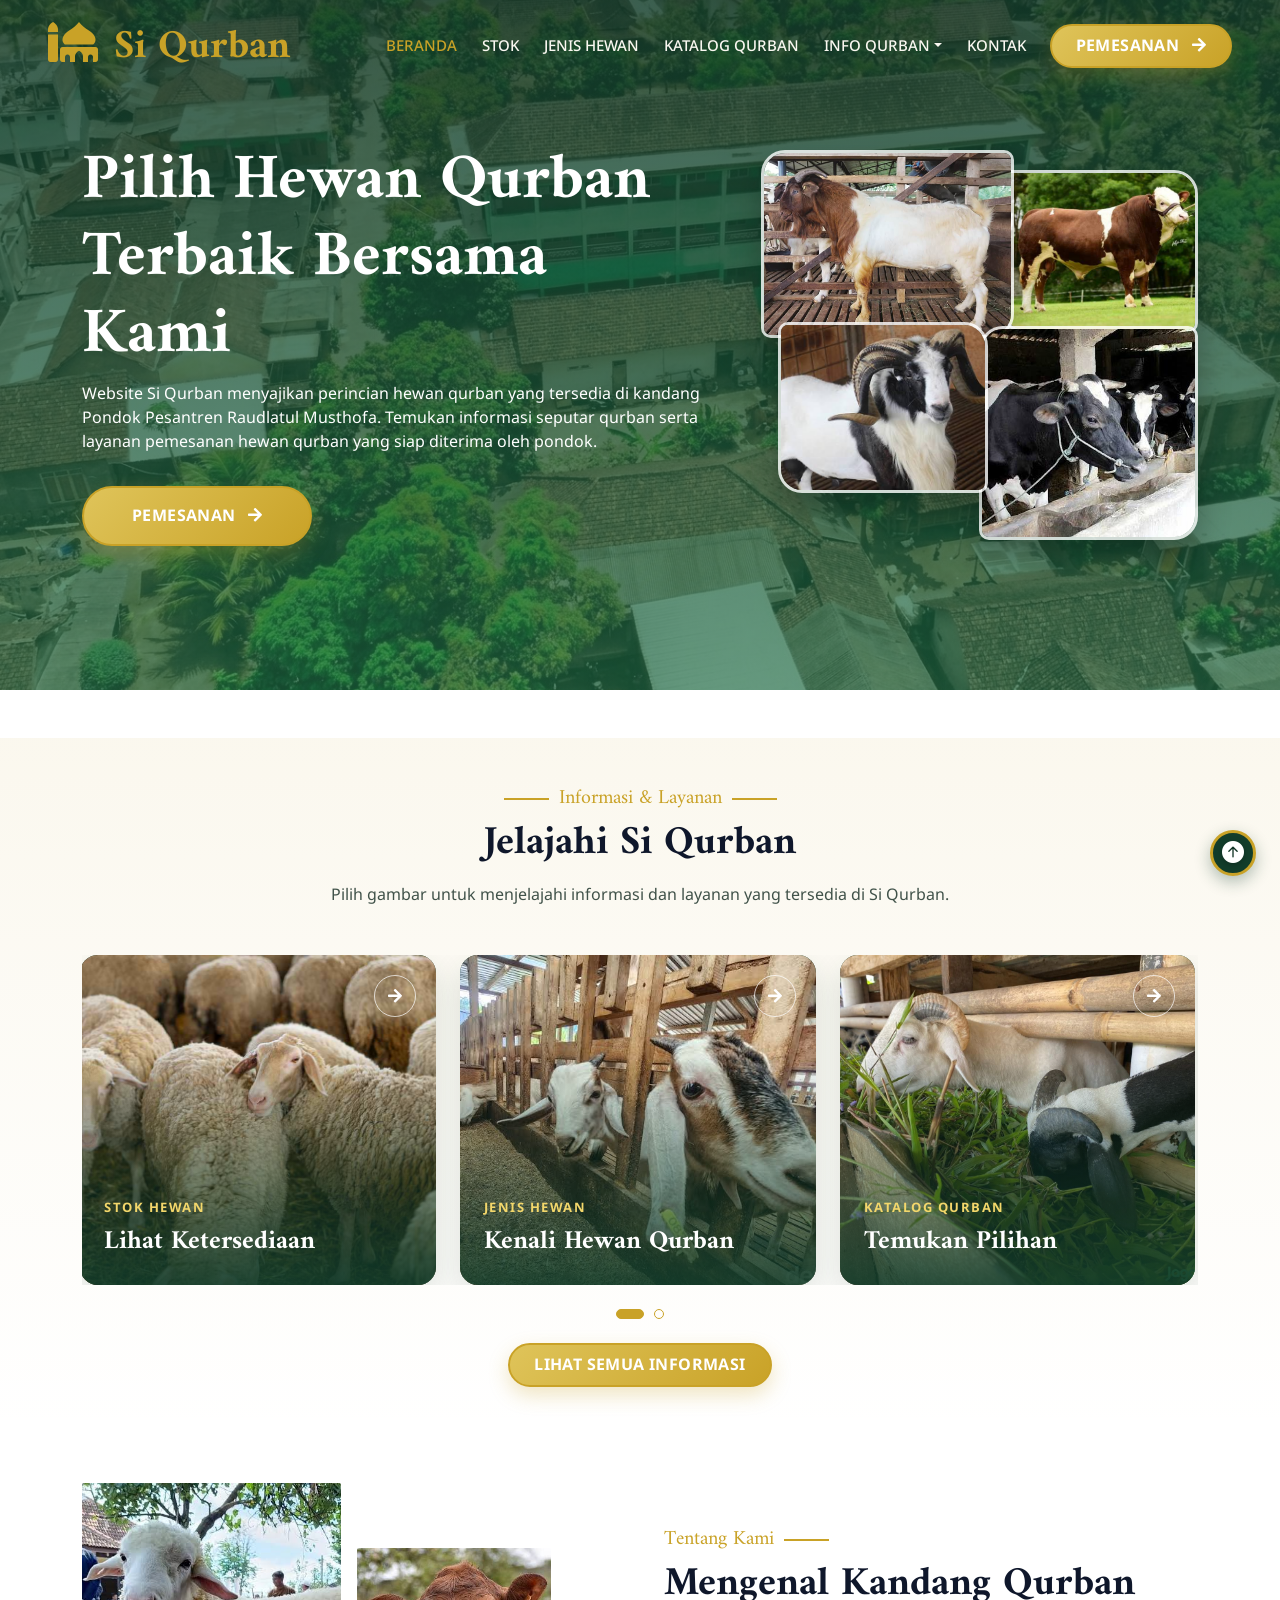
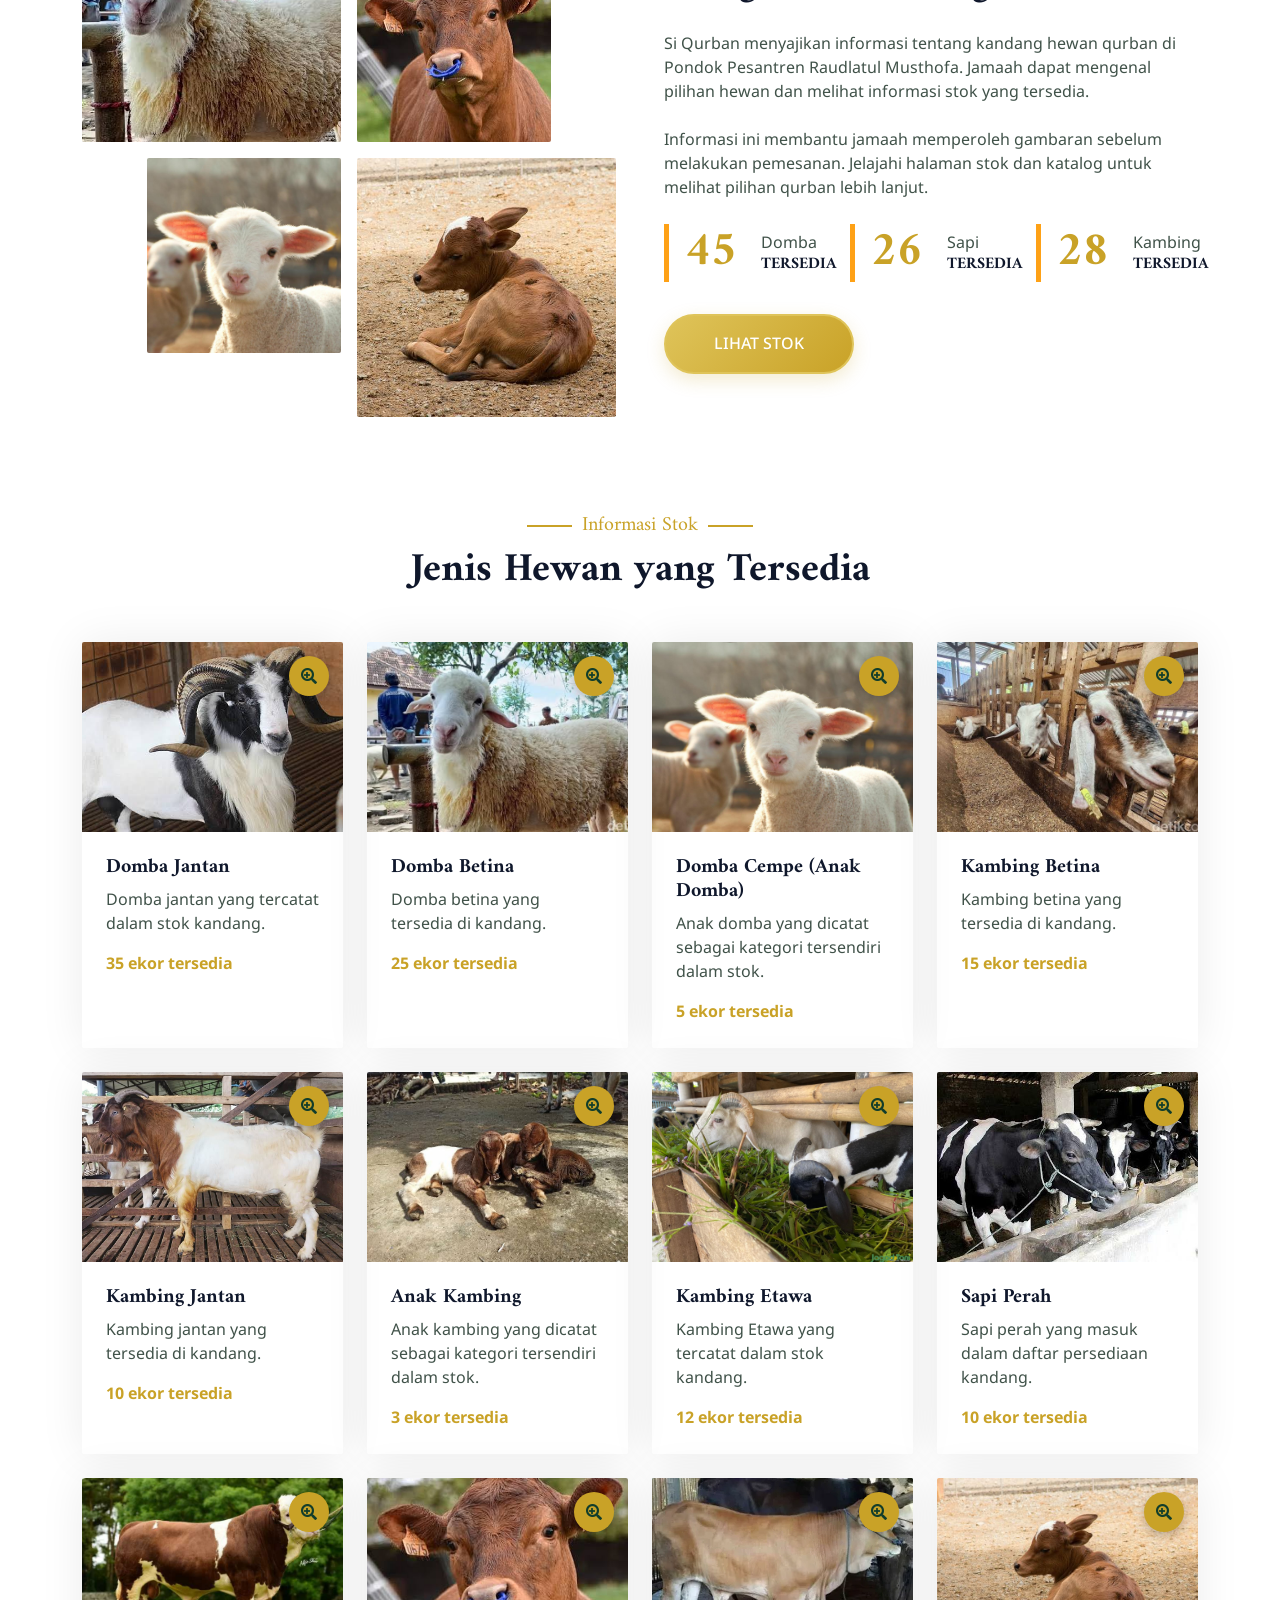
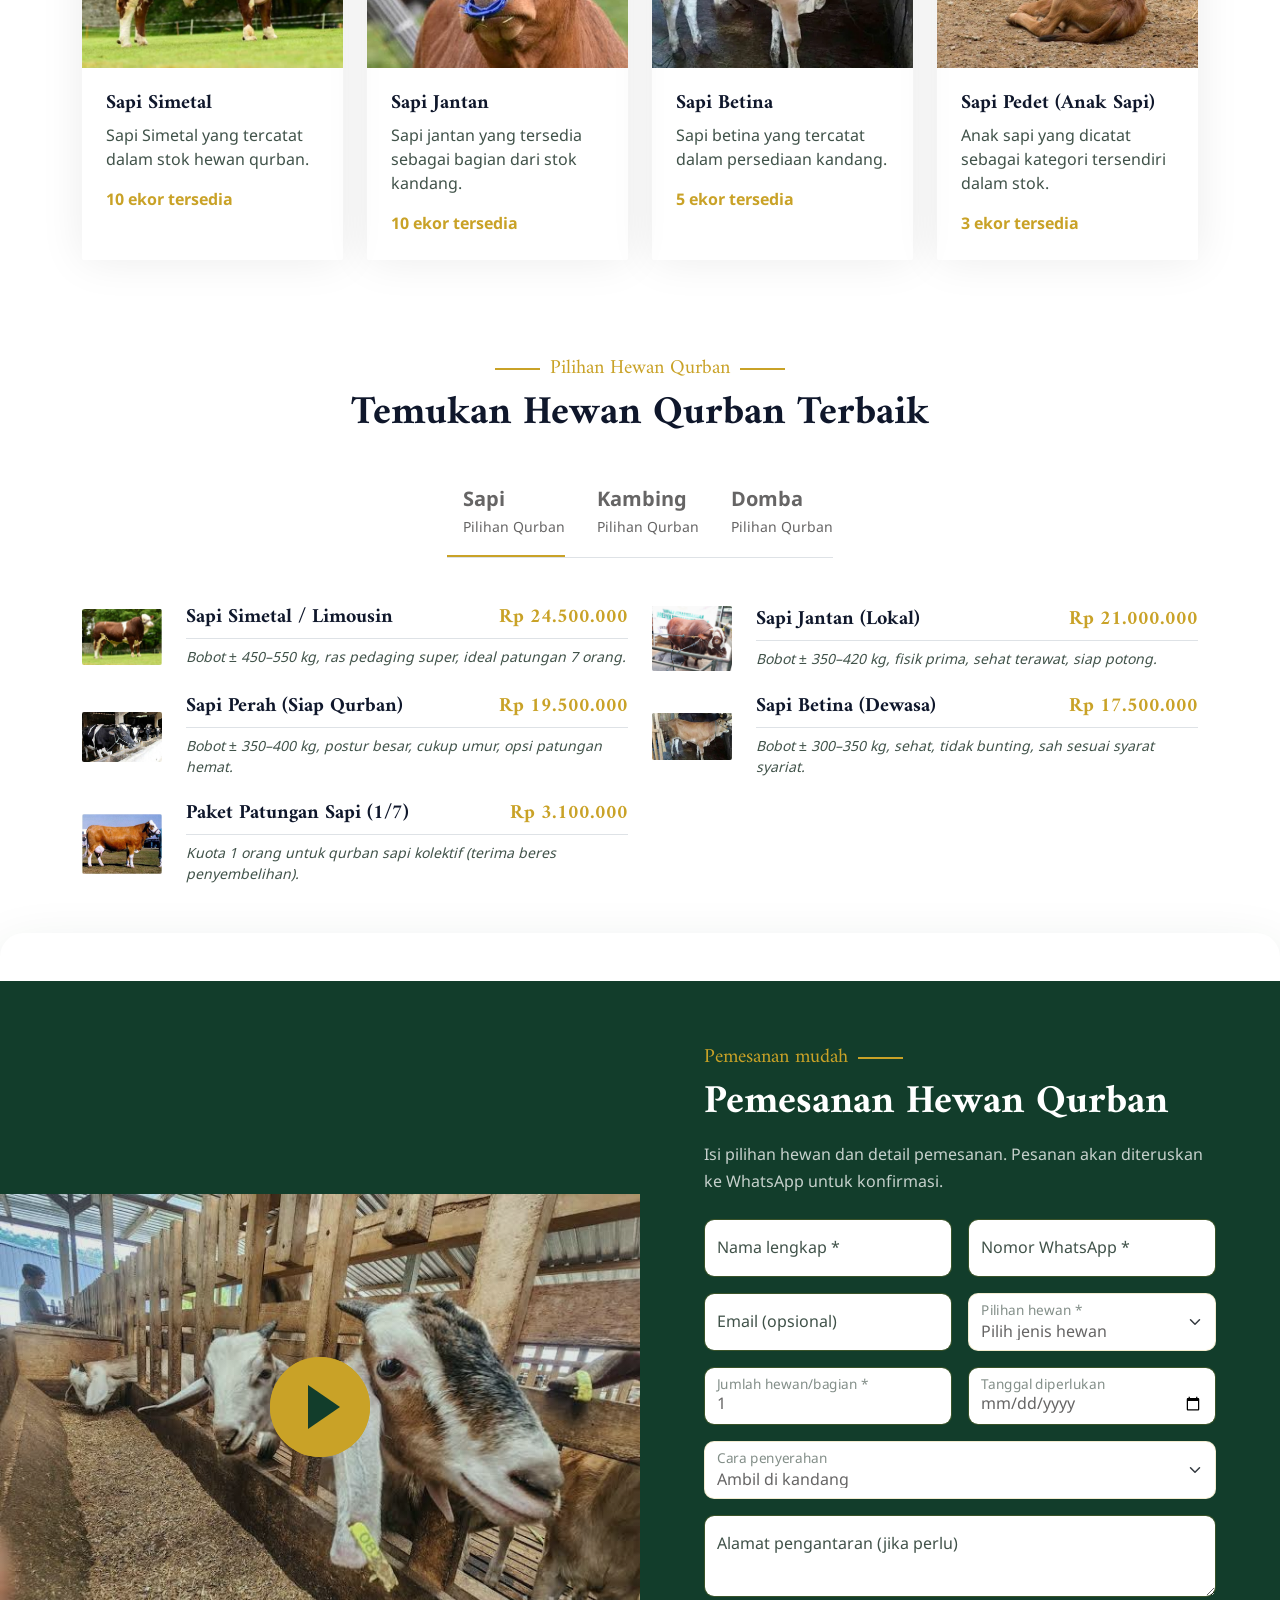
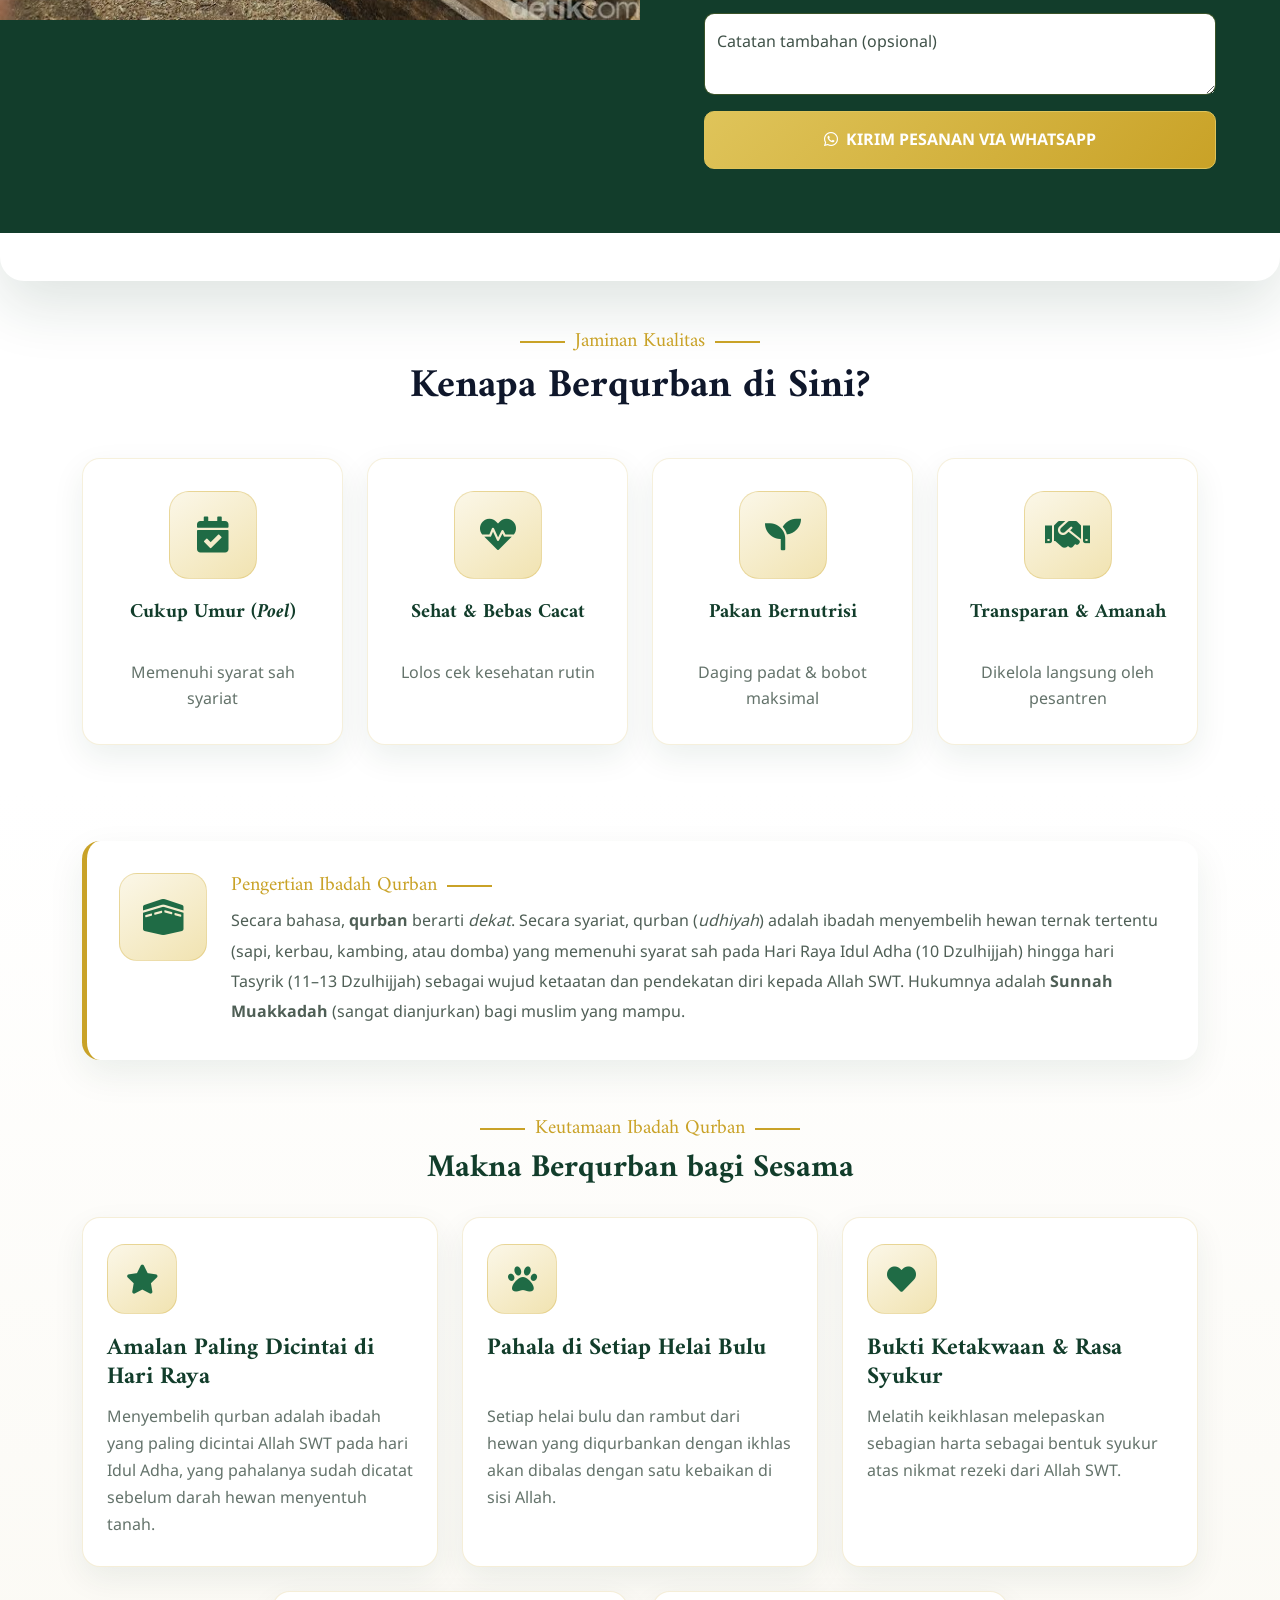
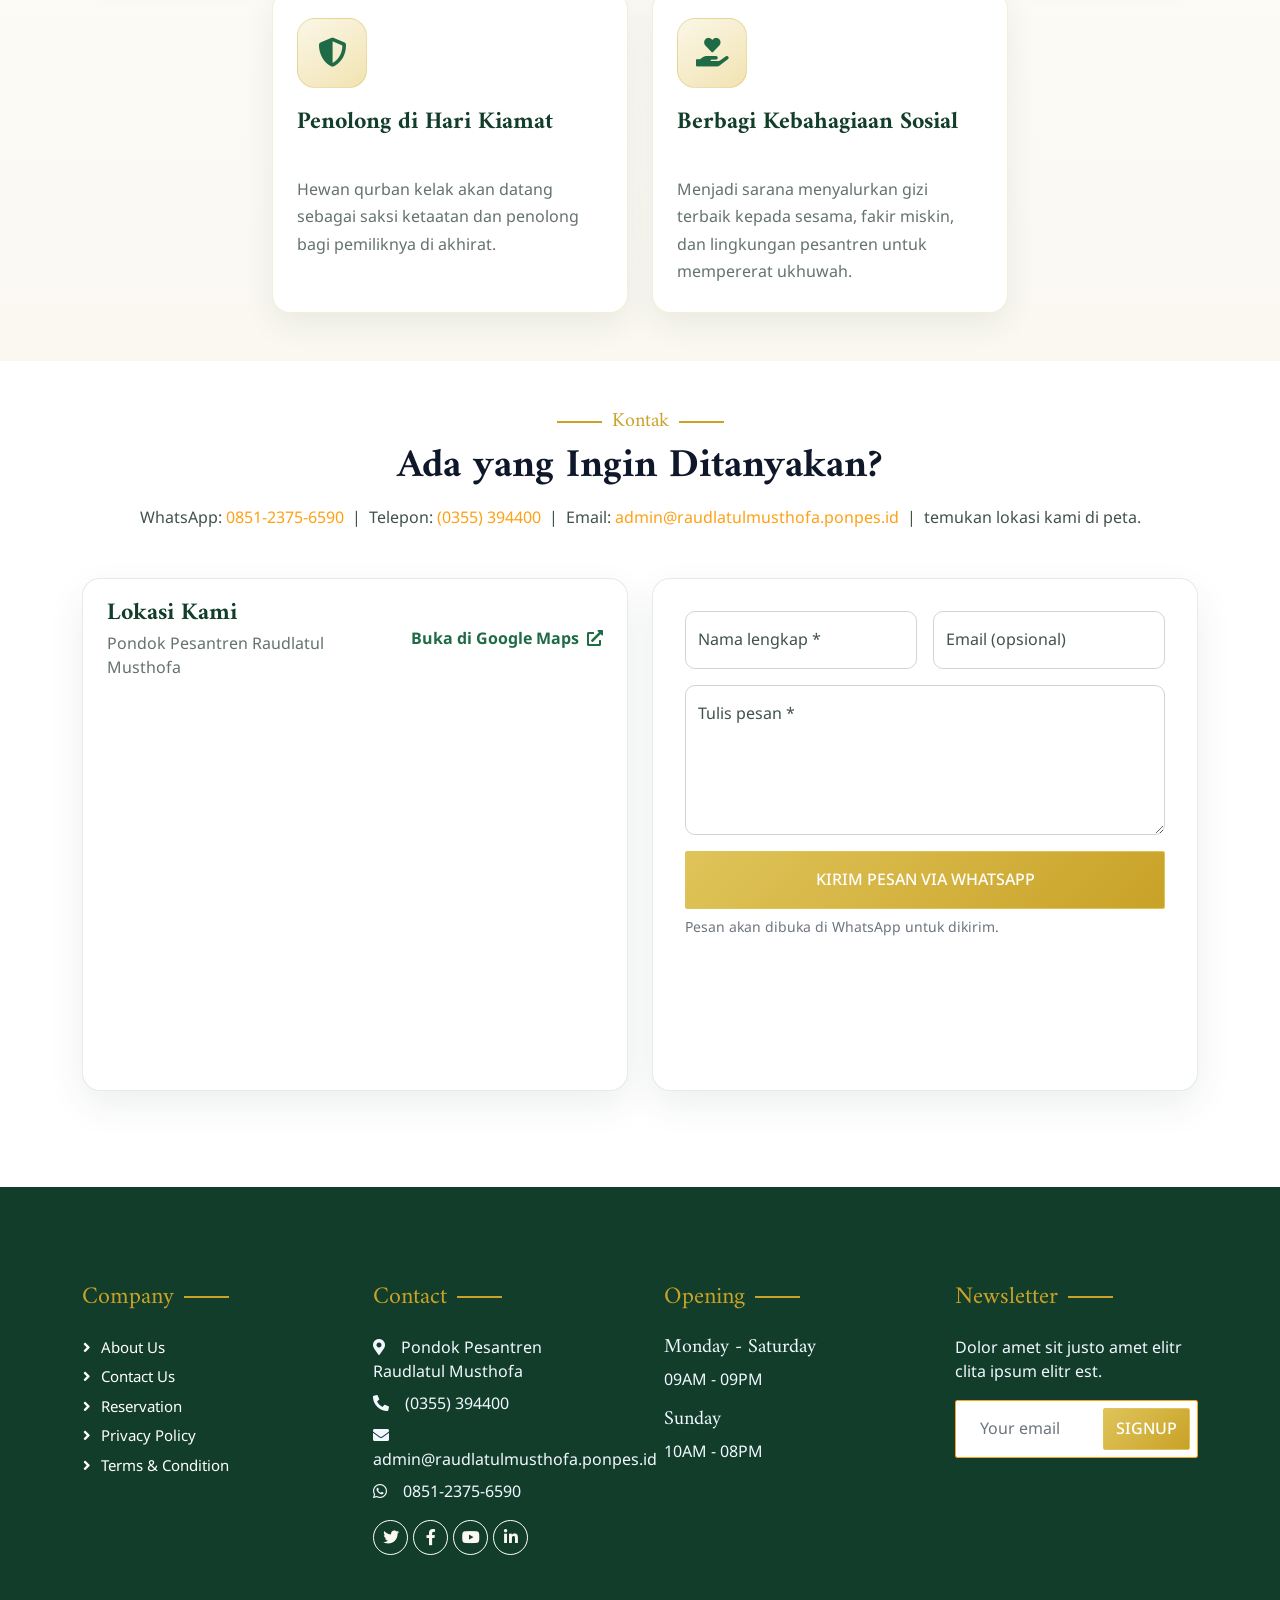
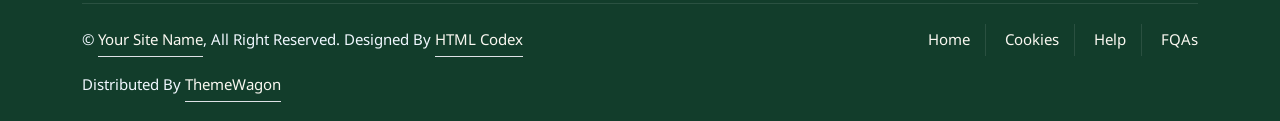
<file: index.html>
<!DOCTYPE html>
<html lang="id">

<head>
    <meta charset="utf-8">
    <title>Si Qurban - Sistem Informasi Qurban</title>
    <meta content="width=device-width, initial-scale=1.0" name="viewport">
    <meta content="" name="keywords">
    <meta content="" name="description">

    <!-- Favicon -->
    <link href="img/favicon.jpg" rel="icon" type="image/jpeg">

    <!-- Google Web Fonts -->
    <link rel="preconnect" href="https://fonts.googleapis.com">
    <link rel="preconnect" href="https://fonts.gstatic.com" crossorigin>
    <link href="https://fonts.googleapis.com/css2?family=Amiri:wght@400;700&family=Noto+Sans+Arabic:wght@400;500;600;700&display=swap" rel="stylesheet">

    <!-- Icon Font Stylesheet -->
    <link href="https://cdnjs.cloudflare.com/ajax/libs/font-awesome/5.10.0/css/all.min.css" rel="stylesheet">
    <link href="https://cdn.jsdelivr.net/npm/bootstrap-icons@1.4.1/font/bootstrap-icons.css" rel="stylesheet">

    <!-- Libraries Stylesheet -->
    <link href="lib/animate/animate.min.css" rel="stylesheet">
    <link href="lib/owlcarousel/assets/owl.carousel.min.css" rel="stylesheet">
    <link href="lib/tempusdominus/css/tempusdominus-bootstrap-4.min.css" rel="stylesheet" />

    <!-- Customized Bootstrap Stylesheet -->
    <link href="css/bootstrap.min.css" rel="stylesheet">

    <!-- Template Stylesheet -->
    <link href="css/style.css" rel="stylesheet">
</head>

<body>
    <div class="container-xxl bg-white p-0">
        <!-- Spinner Start -->
        <div id="spinner" class="show bg-white position-fixed translate-middle w-100 vh-100 top-50 start-50 d-flex align-items-center justify-content-center">
            <div class="spinner-border text-primary" style="width: 3rem; height: 3rem;" role="status">
                <span class="sr-only">Loading...</span>
            </div>
        </div>
        <!-- Spinner End -->


        <!-- Navbar & Hero Start -->
        <div class="container-xxl position-relative p-0">
            <nav class="navbar navbar-expand-lg navbar-dark bg-dark px-4 px-lg-5 py-3 py-lg-0">
                <a href="#beranda" class="navbar-brand p-0">
                    <h1 class="text-primary m-0"><i class="fa fa-mosque me-3"></i>Si Qurban</h1>
                </a>
                <button class="navbar-toggler" type="button" data-bs-toggle="collapse" data-bs-target="#navbarCollapse">
                    <span class="fa fa-bars"></span>
                </button>
                <div class="collapse navbar-collapse" id="navbarCollapse">
                    <div class="navbar-nav ms-auto py-0 pe-4">
                        <a href="#beranda" class="nav-item nav-link active">Beranda</a>
                        <a href="#stok" class="nav-item nav-link">Stok</a>
                        <a href="#jenis-hewan" class="nav-item nav-link">Jenis Hewan</a>
                        <a href="#katalog-qurban" class="nav-item nav-link">Katalog Qurban</a>
                        <div class="nav-item dropdown">
                            <a href="#" class="nav-link dropdown-toggle" data-bs-toggle="dropdown">Info Qurban</a>
                            <div class="dropdown-menu m-0">
                                <a href="#qurban-reservation" class="dropdown-item">Pemesanan</a>
                                <a href="#jaminan-kualitas" class="dropdown-item">Jaminan Kualitas</a>
                                <a href="#ibadah-qurban" class="dropdown-item">Ibadah Qurban</a>
                            </div>
                        </div>
                        <a href="#contact-section" class="nav-item nav-link">Kontak</a>
                    </div>
                    <a href="#qurban-reservation" class="btn btn-primary btn-pemesanan py-2 px-4">Pemesanan <i class="fa fa-arrow-right"></i></a>
                </div>
            </nav>

            <div class="container-xxl py-5 bg-dark hero-header mb-5" id="beranda" data-nav-section="beranda">
                <div class="container my-5 py-5">
                    <div class="row align-items-center g-5">
                        <div class="col-lg-7 text-center text-lg-start">
                            <h1 class="display-3 text-white animated slideInLeft">Pilih Hewan Qurban<br>Terbaik Bersama Kami</h1>
                            <p class="text-white animated slideInLeft mb-4 pb-2">Website Si Qurban menyajikan perincian hewan qurban yang tersedia di kandang Pondok Pesantren Raudlatul Musthofa. Temukan informasi seputar qurban serta layanan pemesanan hewan qurban yang siap diterima oleh pondok.</p>
                            <a href="#qurban-reservation" class="btn btn-primary btn-pemesanan py-sm-3 px-sm-5 me-3 animated slideInLeft">Pemesanan <i class="fa fa-arrow-right"></i></a>
                        </div>
                        <div class="col-lg-5">
                            <div class="hero-photo-collage" aria-label="Galeri foto stok hewan qurban">
                                <div class="hero-photo hero-photo--one wow slideInRight" data-wow-delay="0.1s">
                                    <img src="img/kambing-beranda.jpg" alt="Kambing pilihan untuk qurban">
                                </div>
                                <div class="hero-photo hero-photo--two wow slideInRight" data-wow-delay="0.25s">
                                    <img src="img/sapi-beranda.jpg" alt="Sapi pilihan untuk qurban">
                                </div>
                                <div class="hero-photo hero-photo--three wow slideInRight" data-wow-delay="0.4s">
                                    <img src="img/domba-beranda.jpg" alt="Domba pilihan untuk qurban">
                                </div>
                                <div class="hero-photo hero-photo--four wow slideInRight" data-wow-delay="0.55s">
                                    <img src="img/sapi2-beranda.jpg" alt="Pilihan sapi qurban lainnya">
                                </div>
                            </div>
                        </div>
                    </div>
                </div>
            </div>
        </div>
        <!-- Navbar & Hero End -->


        <!-- Stock Gallery Start -->
        <div class="container-xxl py-5 stock-gallery-section" data-nav-section="stok">
            <div class="container">
                <div class="text-center wow fadeInUp" data-wow-delay="0.1s">
                    <h5 class="section-title ff-secondary text-center text-primary fw-normal">Informasi &amp; Layanan</h5>
                    <h1 class="mb-3">Jelajahi Si Qurban</h1>
                    <p class="mb-5">Pilih gambar untuk menjelajahi informasi dan layanan yang tersedia di Si Qurban.</p>
                </div>
                <div class="owl-carousel stock-gallery" aria-label="Navigasi informasi Si Qurban">
                    <a class="stock-gallery-card" href="testimonial.html">
                        <img src="img/tentang%20kami.jpg" alt="Foto informasi tentang ibadah qurban">
                        <span class="stock-gallery-label">
                            <span class="stock-gallery-kicker">Ibadah Qurban</span>
                            <span class="stock-gallery-title">Makna &amp; Keutamaannya</span>
                        </span>
                        <span class="stock-gallery-arrow" aria-hidden="true"><i class="fa fa-arrow-right"></i></span>
                    </a>
                    <a class="stock-gallery-card" href="about.html">
                        <img src="img/stok%20hewan.jpg" alt="Foto informasi ketersediaan hewan qurban">
                        <span class="stock-gallery-label">
                            <span class="stock-gallery-kicker">Stok Hewan</span>
                            <span class="stock-gallery-title">Lihat Ketersediaan</span>
                        </span>
                        <span class="stock-gallery-arrow" aria-hidden="true"><i class="fa fa-arrow-right"></i></span>
                    </a>
                    <a class="stock-gallery-card" href="service.html">
                        <img src="img/jenis%20hewan.jpg" alt="Foto jenis hewan qurban">
                        <span class="stock-gallery-label">
                            <span class="stock-gallery-kicker">Jenis Hewan</span>
                            <span class="stock-gallery-title">Kenali Hewan Qurban</span>
                        </span>
                        <span class="stock-gallery-arrow" aria-hidden="true"><i class="fa fa-arrow-right"></i></span>
                    </a>
                    <a class="stock-gallery-card" href="menu.html">
                        <img src="img/katalog%20qurban.jpg" alt="Foto katalog pilihan qurban">
                        <span class="stock-gallery-label">
                            <span class="stock-gallery-kicker">Katalog Qurban</span>
                            <span class="stock-gallery-title">Temukan Pilihan</span>
                        </span>
                        <span class="stock-gallery-arrow" aria-hidden="true"><i class="fa fa-arrow-right"></i></span>
                    </a>
                </div>
                <div class="text-center mt-4">
                    <button class="btn btn-primary btn-pemesanan py-2 px-4" type="button">Lihat Semua Informasi</button>
                </div>
            </div>
        </div>
        <!-- Stock Gallery End -->

        <!-- About Start -->
        <div class="container-xxl py-5" id="stok" data-nav-section="stok">
            <div class="container">
                <div class="row g-5 align-items-center">
                    <div class="col-lg-6">
                        <div class="row g-3 about-photo-grid">
                            <div class="col-6 text-start">
                                <img class="img-fluid rounded w-100 wow zoomIn" data-wow-delay="0.1s" src="img/1.jpg">
                            </div>
                            <div class="col-6 text-start">
                                <img class="img-fluid rounded w-75 wow zoomIn" data-wow-delay="0.3s" src="img/2.jpg" style="margin-top: 25%;">
                            </div>
                            <div class="col-6 text-end">
                                <img class="img-fluid rounded w-75 wow zoomIn" data-wow-delay="0.5s" src="img/3.jpg">
                            </div>
                            <div class="col-6 text-end">
                                <img class="img-fluid rounded w-100 wow zoomIn" data-wow-delay="0.7s" src="img/4.jpg">
                            </div>
                        </div>
                    </div>
                    <div class="col-lg-6">
                        <h5 class="section-title ff-secondary text-start text-primary fw-normal">Tentang Kami</h5>
                        <h1 class="mb-4">Mengenal Kandang Qurban</h1>
                        <p class="mb-4">Si Qurban menyajikan informasi tentang kandang hewan qurban di Pondok Pesantren Raudlatul Musthofa. Jamaah dapat mengenal pilihan hewan dan melihat informasi stok yang tersedia.</p>
                        <p class="mb-4">Informasi ini membantu jamaah memperoleh gambaran sebelum melakukan pemesanan. Jelajahi halaman stok dan katalog untuk melihat pilihan qurban lebih lanjut.</p>
                        <div class="row g-4 mb-4">
                            <div class="col-6 col-sm-4">
                                <div class="d-flex align-items-center border-start border-5 border-primary px-3">
                                    <h1 class="flex-shrink-0 display-5 text-primary mb-0" data-toggle="counter-up">65</h1>
                                    <div class="ps-4">
                                        <p class="mb-0">Domba</p>
                                        <h6 class="text-uppercase mb-0">Tersedia</h6>
                                    </div>
                                </div>
                            </div>
                            <div class="col-6 col-sm-4">
                                <div class="d-flex align-items-center border-start border-5 border-primary px-3">
                                    <h1 class="flex-shrink-0 display-5 text-primary mb-0" data-toggle="counter-up">38</h1>
                                    <div class="ps-4">
                                        <p class="mb-0">Sapi</p>
                                        <h6 class="text-uppercase mb-0">Tersedia</h6>
                                    </div>
                                </div>
                            </div>
                            <div class="col-6 col-sm-4">
                                <div class="d-flex align-items-center border-start border-5 border-primary px-3">
                                    <h1 class="flex-shrink-0 display-5 text-primary mb-0" data-toggle="counter-up">40</h1>
                                    <div class="ps-4">
                                        <p class="mb-0">Kambing</p>
                                        <h6 class="text-uppercase mb-0">Tersedia</h6>
                                    </div>
                                </div>
                            </div>
                        </div>
                        <a class="btn btn-primary btn-lihat-stok py-3 px-5 mt-2" href="about.html">Lihat Stok</a>
                    </div>
                </div>
            </div>
        </div>
        <!-- About End -->

        <!-- Services Start -->
        <div class="container-xxl py-5" id="jenis-hewan" data-nav-section="jenis-hewan">
            <div class="container">
                <div class="text-center wow fadeInUp" data-wow-delay="0.1s">
                    <h5 class="section-title ff-secondary text-center text-primary fw-normal">Informasi Stok</h5>
                    <h1 class="mb-5">Jenis Hewan yang Tersedia</h1>
                </div>
                <div class="row g-4 stock-category-grid">
                    <div class="col-lg-3 col-sm-6 wow fadeInUp" data-wow-delay="0.1s">
                        <div class="service-item rounded pt-3">
                            <div class="p-4">
                                <i class="fa fa-3x fa-paw text-primary mb-4" aria-hidden="true"></i>
                                <h5>Domba Jantan</h5>
                                <p>Domba jantan yang tercatat dalam stok kandang.</p>
                                <strong class="d-block text-primary">35 ekor tersedia</strong>
                            </div>
                        </div>
                    </div>
                    <div class="col-lg-3 col-sm-6 wow fadeInUp" data-wow-delay="0.2s">
                        <div class="service-item rounded pt-3">
                            <div class="p-4">
                                <i class="fa fa-3x fa-venus text-primary mb-4" aria-hidden="true"></i>
                                <h5>Domba Betina</h5>
                                <p>Domba betina yang tersedia di kandang.</p>
                                <strong class="d-block text-primary">25 ekor tersedia</strong>
                            </div>
                        </div>
                    </div>
                    <div class="col-lg-3 col-sm-6 wow fadeInUp" data-wow-delay="0.3s">
                        <div class="service-item rounded pt-3">
                            <div class="p-4">
                                <i class="fa fa-3x fa-baby text-primary mb-4" aria-hidden="true"></i>
                                <h5>Domba Cempe (Anak Domba)</h5>
                                <p>Anak domba yang dicatat sebagai kategori tersendiri dalam stok.</p>
                                <strong class="d-block text-primary">5 ekor tersedia</strong>
                            </div>
                        </div>
                    </div>
                    <div class="col-lg-3 col-sm-6 wow fadeInUp" data-wow-delay="0.1s">
                        <div class="service-item rounded pt-3">
                            <div class="p-4">
                                <i class="fa fa-3x fa-venus text-primary mb-4" aria-hidden="true"></i>
                                <h5>Kambing Betina</h5>
                                <p>Kambing betina yang tersedia di kandang.</p>
                                <strong class="d-block text-primary">15 ekor tersedia</strong>
                            </div>
                        </div>
                    </div>
                    <div class="col-lg-3 col-sm-6 wow fadeInUp" data-wow-delay="0.2s">
                        <div class="service-item rounded pt-3">
                            <div class="p-4">
                                <i class="fa fa-3x fa-mars text-primary mb-4" aria-hidden="true"></i>
                                <h5>Kambing Jantan</h5>
                                <p>Kambing jantan yang tersedia di kandang.</p>
                                <strong class="d-block text-primary">10 ekor tersedia</strong>
                            </div>
                        </div>
                    </div>
                    <div class="col-lg-3 col-sm-6 wow fadeInUp" data-wow-delay="0.3s">
                        <div class="service-item rounded pt-3">
                            <div class="p-4">
                                <i class="fa fa-3x fa-baby text-primary mb-4" aria-hidden="true"></i>
                                <h5>Anak Kambing</h5>
                                <p>Anak kambing yang dicatat sebagai kategori tersendiri dalam stok.</p>
                                <strong class="d-block text-primary">3 ekor tersedia</strong>
                            </div>
                        </div>
                    </div>
                    <div class="col-lg-3 col-sm-6 wow fadeInUp" data-wow-delay="0.4s">
                        <div class="service-item rounded pt-3">
                            <div class="p-4">
                                <i class="fa fa-3x fa-paw text-primary mb-4" aria-hidden="true"></i>
                                <h5>Kambing Etawa</h5>
                                <p>Kambing Etawa yang tercatat dalam stok kandang.</p>
                                <strong class="d-block text-primary">12 ekor tersedia</strong>
                            </div>
                        </div>
                    </div>
                    <div class="col-lg-3 col-sm-6 wow fadeInUp" data-wow-delay="0.4s">
                        <div class="service-item rounded pt-3">
                            <div class="p-4">
                                <i class="fa fa-3x fa-paw text-primary mb-4" aria-hidden="true"></i>
                                <h5>Sapi Perah</h5>
                                <p>Sapi perah yang masuk dalam daftar persediaan kandang.</p>
                                <strong class="d-block text-primary">10 ekor tersedia</strong>
                            </div>
                        </div>
                    </div>
                    <div class="col-lg-3 col-sm-6 wow fadeInUp" data-wow-delay="0.1s">
                        <div class="service-item rounded pt-3">
                            <div class="p-4">
                                <i class="fa fa-3x fa-paw text-primary mb-4" aria-hidden="true"></i>
                                <h5>Sapi Simetal</h5>
                                <p>Sapi Simetal yang tercatat dalam stok hewan qurban.</p>
                                <strong class="d-block text-primary">10 ekor tersedia</strong>
                            </div>
                        </div>
                    </div>
                    <div class="col-lg-3 col-sm-6 wow fadeInUp" data-wow-delay="0.2s">
                        <div class="service-item rounded pt-3">
                            <div class="p-4">
                                <i class="fa fa-3x fa-mars text-primary mb-4" aria-hidden="true"></i>
                                <h5>Sapi Jantan</h5>
                                <p>Sapi jantan yang tersedia sebagai bagian dari stok kandang.</p>
                                <strong class="d-block text-primary">10 ekor tersedia</strong>
                            </div>
                        </div>
                    </div>
                    <div class="col-lg-3 col-sm-6 wow fadeInUp" data-wow-delay="0.3s">
                        <div class="service-item rounded pt-3">
                            <div class="p-4">
                                <i class="fa fa-3x fa-venus text-primary mb-4" aria-hidden="true"></i>
                                <h5>Sapi Betina</h5>
                                <p>Sapi betina yang tercatat dalam persediaan kandang.</p>
                                <strong class="d-block text-primary">5 ekor tersedia</strong>
                            </div>
                        </div>
                    </div>
                    <div class="col-lg-3 col-sm-6 wow fadeInUp" data-wow-delay="0.4s">
                        <div class="service-item rounded pt-3">
                            <div class="p-4">
                                <i class="fa fa-3x fa-baby text-primary mb-4" aria-hidden="true"></i>
                                <h5>Sapi Pedet (Anak Sapi)</h5>
                                <p>Anak sapi yang dicatat sebagai kategori tersendiri dalam stok.</p>
                                <strong class="d-block text-primary">3 ekor tersedia</strong>
                            </div>
                        </div>
                    </div>
                </div>
            </div>
        </div>
        <!-- Services End -->


        <!-- Menu Start -->
        <div class="container-xxl py-5" id="katalog-qurban" data-nav-section="katalog-qurban">
            <div class="container">
                <div class="text-center wow fadeInUp" data-wow-delay="0.1s">
                    <h5 class="section-title ff-secondary text-center text-primary fw-normal">Pilihan Hewan Qurban</h5>
                    <h1 class="mb-5">Temukan Hewan Qurban Terbaik</h1>
                </div>
                <div class="tab-class text-center wow fadeInUp" data-wow-delay="0.1s">
                    <ul class="nav nav-pills d-inline-flex justify-content-center border-bottom mb-5">
                        <li class="nav-item">
                            <a class="d-flex align-items-center text-start mx-3 ms-0 pb-3 active" data-bs-toggle="pill" href="#tab-1">
                                <i class="fa fa-cow fa-2x text-primary"></i>
                                <div class="ps-3">
                                    <span class="d-block fw-bold fs-5 text-body">Sapi</span>
                                    <small class="text-body">Pilihan Qurban</small>
                                </div>
                            </a>
                        </li>
                        <li class="nav-item">
                            <a class="d-flex align-items-center text-start mx-3 pb-3" data-bs-toggle="pill" href="#tab-2">
                                <div>
                                    <span class="d-block fw-bold fs-5 text-body">Kambing</span>
                                    <small class="text-body">Pilihan Qurban</small>
                                </div>
                            </a>
                        </li>
                        <li class="nav-item">
                            <a class="d-flex align-items-center text-start mx-3 me-0 pb-3" data-bs-toggle="pill" href="#tab-3">
                                <div>
                                    <span class="d-block fw-bold fs-5 text-body">Domba</span>
                                    <small class="text-body">Pilihan Qurban</small>
                                </div>
                            </a>
                        </li>
                    </ul>
                    <div class="tab-content">
                        <div id="tab-1" class="tab-pane fade show p-0 active">
                            <div class="row g-4">
                                <div class="col-lg-6">
                                    <div class="d-flex align-items-center">
                                        <img class="flex-shrink-0 img-fluid rounded" src="img/sapi-beranda.jpg" alt="Sapi Simetal atau Limousin" style="width: 80px;">
                                        <div class="w-100 d-flex flex-column text-start ps-4">
                                            <h5 class="d-flex justify-content-between border-bottom pb-2">
                                                <span>Sapi Simetal / Limousin</span>
                                                <span class="text-primary">Rp 24.500.000</span>
                                            </h5>
                                            <small class="fst-italic">Bobot ± 450–550 kg, ras pedaging super, ideal patungan 7 orang.</small>
                                        </div>
                                    </div>
                                </div>
                                <div class="col-lg-6">
                                    <div class="d-flex align-items-center">
                                        <img class="flex-shrink-0 img-fluid rounded" src="img/sapi jantan lokal.jpg" alt="Sapi jantan lokal" style="width: 80px;">
                                        <div class="w-100 d-flex flex-column text-start ps-4">
                                            <h5 class="d-flex justify-content-between border-bottom pb-2">
                                                <span>Sapi Jantan (Lokal)</span>
                                                <span class="text-primary">Rp 21.000.000</span>
                                            </h5>
                                            <small class="fst-italic">Bobot ± 350–420 kg, fisik prima, sehat terawat, siap potong.</small>
                                        </div>
                                    </div>
                                </div>
                                <div class="col-lg-6">
                                    <div class="d-flex align-items-center">
                                        <img class="flex-shrink-0 img-fluid rounded" src="img/sapi2-beranda.jpg" alt="Sapi perah" style="width: 80px;">
                                        <div class="w-100 d-flex flex-column text-start ps-4">
                                            <h5 class="d-flex justify-content-between border-bottom pb-2">
                                                <span>Sapi Perah (Siap Qurban)</span>
                                                <span class="text-primary">Rp 19.500.000</span>
                                            </h5>
                                            <small class="fst-italic">Bobot ± 350–400 kg, postur besar, cukup umur, opsi patungan hemat.</small>
                                        </div>
                                    </div>
                                </div>
                                <div class="col-lg-6">
                                    <div class="d-flex align-items-center">
                                        <img class="flex-shrink-0 img-fluid rounded" src="img/sapi betina.webp" alt="Sapi betina dewasa" style="width: 80px;">
                                        <div class="w-100 d-flex flex-column text-start ps-4">
                                            <h5 class="d-flex justify-content-between border-bottom pb-2">
                                                <span>Sapi Betina (Dewasa)</span>
                                                <span class="text-primary">Rp 17.500.000</span>
                                            </h5>
                                            <small class="fst-italic">Bobot ± 300–350 kg, sehat, tidak bunting, sah sesuai syarat syariat.</small>
                                        </div>
                                    </div>
                                </div>
                                <div class="col-lg-6">
                                    <div class="d-flex align-items-center">
                                        <img class="flex-shrink-0 img-fluid rounded" src="img/paket patungan sapi.jpg" alt="Sapi untuk patungan qurban" style="width: 80px;">
                                        <div class="w-100 d-flex flex-column text-start ps-4">
                                            <h5 class="d-flex justify-content-between border-bottom pb-2">
                                                <span>Paket Patungan Sapi (1/7)</span>
                                                <span class="text-primary">Rp 3.100.000</span>
                                            </h5>
                                            <small class="fst-italic">Kuota 1 orang untuk qurban sapi kolektif (terima beres penyembelihan).</small>
                                        </div>
                                    </div>
                                </div>
                            </div>
                        </div>
                        <div id="tab-2" class="tab-pane fade show p-0">
                            <div class="row g-4">
                                <div class="col-lg-6">
                                    <div class="d-flex align-items-center">
                                        <img class="flex-shrink-0 img-fluid rounded" src="img/kambing-beranda.jpg" alt="Kambing jantan lokal" style="width: 80px;">
                                        <div class="w-100 d-flex flex-column text-start ps-4">
                                            <h5 class="d-flex justify-content-between border-bottom pb-2">
                                                <span>Kambing Jantan (Lokal)</span>
                                                <span class="text-primary">Rp 3.200.000</span>
                                            </h5>
                                            <small class="fst-italic">Bobot ± 28–33 kg, lincah, cukup umur (poel), bebas cacat fisik.</small>
                                        </div>
                                    </div>
                                </div>
                                <div class="col-lg-6">
                                    <div class="d-flex align-items-center">
                                        <img class="flex-shrink-0 img-fluid rounded" src="img/kambing etawa.jpg" alt="Kambing Etawa jantan" style="width: 80px;">
                                        <div class="w-100 d-flex flex-column text-start ps-4">
                                            <h5 class="d-flex justify-content-between border-bottom pb-2">
                                                <span>Kambing Etawa (Jantan)</span>
                                                <span class="text-primary">Rp 4.500.000</span>
                                            </h5>
                                            <small class="fst-italic">Bobot ± 40–50 kg, postur tinggi besar, daging tebal melimpah.</small>
                                        </div>
                                    </div>
                                </div>
                                <div class="col-lg-6">
                                    <div class="d-flex align-items-center">
                                        <img class="flex-shrink-0 img-fluid rounded" src="img/kambing betina.jpg" alt="Kambing betina dewasa" style="width: 80px;">
                                        <div class="w-100 d-flex flex-column text-start ps-4">
                                            <h5 class="d-flex justify-content-between border-bottom pb-2">
                                                <span>Kambing Betina (Dewasa)</span>
                                                <span class="text-primary">Rp 2.500.000</span>
                                            </h5>
                                            <small class="fst-italic">Bobot ± 25–30 kg, sehat terawat, tidak hamil, ekonomis &amp; syar'i.</small>
                                        </div>
                                    </div>
                                </div>
                                <div class="col-lg-6">
                                    <div class="d-flex align-items-center">
                                        <img class="flex-shrink-0 img-fluid rounded" src="img/etawa super.jpg" alt="Kambing Etawa super" style="width: 80px;">
                                        <div class="w-100 d-flex flex-column text-start ps-4">
                                            <h5 class="d-flex justify-content-between border-bottom pb-2">
                                                <span>Kambing Etawa (Super)</span>
                                                <span class="text-primary">Rp 5.200.000</span>
                                            </h5>
                                            <small class="fst-italic">Bobot &gt; 50 kg, kelas unggulan kandang dengan kualitas daging terbaik.</small>
                                        </div>
                                    </div>
                                </div>
                            </div>
                        </div>
                        <div id="tab-3" class="tab-pane fade show p-0">
                            <div class="row g-4">
                                <div class="col-lg-6">
                                    <div class="d-flex align-items-center">
                                        <img class="flex-shrink-0 img-fluid rounded" src="img/domba-beranda.jpg" alt="Domba jantan reguler untuk qurban" style="width: 80px;">
                                        <div class="w-100 d-flex flex-column text-start ps-4">
                                            <h5 class="d-flex justify-content-between border-bottom pb-2">
                                                <span>Domba Jantan (Reguler)</span>
                                                <span class="text-primary">Rp 2.800.000</span>
                                            </h5>
                                            <small class="fst-italic">Bobot ± 25–30 kg, sehat, cukup umur, siap qurban perorangan.</small>
                                        </div>
                                    </div>
                                </div>
                                <div class="col-lg-6">
                                    <div class="d-flex align-items-center">
                                        <img class="flex-shrink-0 img-fluid rounded" src="img/domba jantan super.jpg" alt="Domba jantan super bertanduk" style="width: 80px;">
                                        <div class="w-100 d-flex flex-column text-start ps-4">
                                            <h5 class="d-flex justify-content-between border-bottom pb-2">
                                                <span>Domba Jantan (Super)</span>
                                                <span class="text-primary">Rp 3.500.000</span>
                                            </h5>
                                            <small class="fst-italic">Bobot ± 35–40 kg, postur gagah bertanduk, daging padat.</small>
                                        </div>
                                    </div>
                                </div>
                                <div class="col-lg-6">
                                    <div class="d-flex align-items-center">
                                        <img class="flex-shrink-0 img-fluid rounded" src="img/1.jpg" alt="Domba putih untuk pilihan qurban" style="width: 80px;">
                                        <div class="w-100 d-flex flex-column text-start ps-4">
                                            <h5 class="d-flex justify-content-between border-bottom pb-2">
                                                <span>Domba Betina (Dewasa)</span>
                                                <span class="text-primary">Rp 2.300.000</span>
                                            </h5>
                                            <small class="fst-italic">Bobot ± 23–28 kg, sehat, tidak bunting, sah untuk qurban/aqiqah.</small>
                                        </div>
                                    </div>
                                </div>
                                <div class="col-lg-6">
                                    <div class="d-flex align-items-center">
                                        <img class="flex-shrink-0 img-fluid rounded" src="img/domba betina jumbo.jpg" alt="Domba betina jumbo" style="width: 80px;">
                                        <div class="w-100 d-flex flex-column text-start ps-4">
                                            <h5 class="d-flex justify-content-between border-bottom pb-2">
                                                <span>Domba Betina (Jumbo)</span>
                                                <span class="text-primary">Rp 2.750.000</span>
                                            </h5>
                                            <small class="fst-italic">Bobot ± 30–35 kg, kondisi gemuk terawat dan lolos cek kesehatan.</small>
                                        </div>
                                    </div>
                                </div>
                            </div>
                        </div>
                    </div>
                </div>
            </div>
        </div>
        <!-- Menu End -->


        <!-- Reservation Start -->
        <div class="container-xxl py-5 px-0 wow fadeInUp qurban-reservation" id="qurban-reservation" data-wow-delay="0.1s" data-nav-section="info-qurban">
            <div class="row g-0">
                <div class="col-md-6">
                    <div class="video qurban-video">
                        <button type="button" class="btn-play" aria-label="Putar video hewan qurban" data-bs-toggle="modal" data-bs-target="#qurbanVideoModal">
                            <span></span>
                        </button>
                    </div>
                </div>
                <div class="col-md-6 bg-dark d-flex align-items-center">
                    <div class="qurban-order-panel wow fadeInUp" data-wow-delay="0.2s">
                        <h5 class="section-title ff-secondary text-start text-primary fw-normal">Pemesanan mudah</h5>
                        <h1 class="text-white mb-4">Pemesanan Hewan Qurban</h1>
                        <p class="qurban-order-intro">Isi pilihan hewan dan detail pemesanan. Pesanan akan diteruskan ke WhatsApp untuk konfirmasi.</p>
                        <form class="whatsapp-order-form" data-whatsapp-number="6285123756590">
                            <div class="row g-3">
                                <div class="col-md-6">
                                    <div class="form-floating">
                                        <input type="text" class="form-control" id="order-name" name="nama" placeholder="Nama lengkap" autocomplete="name" required>
                                        <label for="order-name">Nama lengkap *</label>
                                    </div>
                                </div>
                                <div class="col-md-6">
                                    <div class="form-floating">
                                        <input type="tel" class="form-control" id="order-phone" name="whatsapp" placeholder="Nomor WhatsApp" autocomplete="tel" required>
                                        <label for="order-phone">Nomor WhatsApp *</label>
                                    </div>
                                </div>
                                <div class="col-md-6">
                                    <div class="form-floating">
                                        <input type="email" class="form-control" id="order-email" name="email" placeholder="Email (opsional)" autocomplete="email">
                                        <label for="order-email">Email (opsional)</label>
                                    </div>
                                </div>
                                <div class="col-md-6">
                                    <div class="form-floating">
                                        <select class="form-select" id="order-animal" name="hewan" required>
                                          <option value="" selected disabled>Pilih jenis hewan</option>
                                          <option>Sapi (utuh)</option>
                                          <option>Sapi (patungan / 1 bagian)</option>
                                          <option>Kambing</option>
                                          <option>Domba</option>
                                        </select>
                                        <label for="order-animal">Pilihan hewan *</label>
                                    </div>
                                </div>
                                <div class="col-md-6">
                                    <div class="form-floating">
                                        <input type="number" class="form-control" id="order-quantity" name="jumlah" placeholder="Jumlah" min="1" value="1" required>
                                        <label for="order-quantity">Jumlah hewan/bagian *</label>
                                    </div>
                                </div>
                                <div class="col-md-6">
                                    <div class="form-floating">
                                        <input type="date" class="form-control" id="order-date" name="tanggal" placeholder="Tanggal diperlukan">
                                        <label for="order-date">Tanggal diperlukan</label>
                                    </div>
                                </div>
                                <div class="col-12">
                                    <div class="form-floating">
                                        <select class="form-select" id="order-handover" name="penyerahan">
                                            <option>Ambil di kandang</option>
                                            <option>Minta diantar (konfirmasi biaya)</option>
                                        </select>
                                        <label for="order-handover">Cara penyerahan</label>
                                    </div>
                                </div>
                                <div class="col-12">
                                    <div class="form-floating">
                                        <textarea class="form-control" placeholder="Alamat pengantaran" id="order-address" name="alamat" style="height: 82px"></textarea>
                                        <label for="order-address">Alamat pengantaran (jika perlu)</label>
                                    </div>
                                </div>
                                <div class="col-12">
                                    <div class="form-floating">
                                        <textarea class="form-control" placeholder="Catatan tambahan" id="order-notes" name="catatan" style="height: 82px"></textarea>
                                        <label for="order-notes">Catatan tambahan (opsional)</label>
                                    </div>
                                </div>
                                <div class="col-12">
                                    <button class="btn btn-primary qurban-submit w-100 py-3" type="submit"><i class="fab fa-whatsapp me-2" aria-hidden="true"></i>Kirim pesanan via WhatsApp</button>
                                </div>
                            </div>
                        </form>
                    </div>
                </div>
            </div>
        </div>

        <!-- Reservation Start -->


        <div class="modal fade qurban-video-modal" id="qurbanVideoModal" tabindex="-1" aria-labelledby="qurbanVideoTitle" aria-hidden="true">
            <div class="modal-dialog modal-dialog-centered">
                <div class="modal-content">
                    <div class="modal-header">
                        <h5 class="modal-title" id="qurbanVideoTitle">Video Hewan Qurban</h5>
                        <button type="button" class="btn-close" data-bs-dismiss="modal" aria-label="Tutup"></button>
                    </div>
                    <div class="modal-body">
                        <div class="owl-carousel qurban-video-carousel" aria-label="Video hewan qurban">
                            <div class="qurban-video-slide">
                                <video class="qurban-video-player" controls playsinline preload="metadata">
                                    <source src="img/video.mp4" type="video/mp4">
                                    Browser Anda tidak mendukung pemutaran video.
                                </video>
                            </div>
                            <div class="qurban-video-slide">
                                <video class="qurban-video-player" controls playsinline preload="metadata">
                                    <source src="img/video%202.mp4" type="video/mp4">
                                    Browser Anda tidak mendukung pemutaran video.
                                </video>
                            </div>
                        </div>
                    </div>
                </div>
            </div>
        </div>

        <!-- Qurban Quality Start -->
        <div class="container-xxl py-5 qurban-quality-section" id="jaminan-kualitas" data-nav-section="info-qurban">
            <div class="container">
                <div class="text-center wow fadeInUp" data-wow-delay="0.1s">
                    <h5 class="section-title ff-secondary text-center text-primary fw-normal">Jaminan Kualitas</h5>
                    <h1 class="mb-5">Kenapa Berqurban di Sini?</h1>
                </div>
                <div class="row g-4 qurban-quality-grid">
                    <div class="col-lg-3 col-sm-6 wow fadeInUp" data-wow-delay="0.1s">
                        <article class="qurban-quality-card h-100">
                            <div class="qurban-quality-icon" aria-hidden="true"><i class="fas fa-calendar-check"></i></div>
                            <h5>Cukup Umur (<em>Poel</em>)</h5>
                            <p>Memenuhi syarat sah syariat</p>
                        </article>
                    </div>
                    <div class="col-lg-3 col-sm-6 wow fadeInUp" data-wow-delay="0.3s">
                        <article class="qurban-quality-card h-100">
                            <div class="qurban-quality-icon" aria-hidden="true"><i class="fas fa-heartbeat"></i></div>
                            <h5>Sehat &amp; Bebas Cacat</h5>
                            <p>Lolos cek kesehatan rutin</p>
                        </article>
                    </div>
                    <div class="col-lg-3 col-sm-6 wow fadeInUp" data-wow-delay="0.5s">
                        <article class="qurban-quality-card h-100">
                            <div class="qurban-quality-icon" aria-hidden="true"><i class="fas fa-seedling"></i></div>
                            <h5>Pakan Bernutrisi</h5>
                            <p>Daging padat &amp; bobot maksimal</p>
                        </article>
                    </div>
                    <div class="col-lg-3 col-sm-6 wow fadeInUp" data-wow-delay="0.7s">
                        <article class="qurban-quality-card h-100">
                            <div class="qurban-quality-icon" aria-hidden="true"><i class="fas fa-handshake"></i></div>
                            <h5>Transparan &amp; Amanah</h5>
                            <p>Dikelola langsung oleh pesantren</p>
                        </article>
                    </div>
                </div>
            </div>
        </div>
        <!-- Qurban Quality End -->


        <!-- Qurban Worship Information Start -->
        <div class="container-xxl py-5 qurban-worship-section" id="ibadah-qurban" data-nav-section="info-qurban">
            <div class="container">
                <div class="qurban-definition-panel wow fadeInUp" data-wow-delay="0.1s">
                    <div class="qurban-definition-icon" aria-hidden="true">
                        <i class="fas fa-kaaba"></i>
                    </div>
                    <div>
                        <h5 class="section-title ff-secondary text-start text-primary fw-normal">Pengertian Ibadah Qurban</h5>
                        <p>Secara bahasa, <strong>qurban</strong> berarti <em>dekat</em>. Secara syariat, qurban (<em>udhiyah</em>) adalah ibadah menyembelih hewan ternak tertentu (sapi, kerbau, kambing, atau domba) yang memenuhi syarat sah pada Hari Raya Idul Adha (10 Dzulhijjah) hingga hari Tasyrik (11–13 Dzulhijjah) sebagai wujud ketaatan dan pendekatan diri kepada Allah SWT. Hukumnya adalah <strong>Sunnah Muakkadah</strong> (sangat dianjurkan) bagi muslim yang mampu.</p>
                    </div>
                </div>
                <div class="text-center qurban-merit-heading">
                    <h5 class="section-title ff-secondary text-center text-primary fw-normal">Keutamaan Ibadah Qurban</h5>
                    <h2 class="mb-0">Makna Berqurban bagi Sesama</h2>
                </div>
                <div class="row g-4 justify-content-center qurban-merit-grid">
                    <div class="col-lg-4 col-md-6 wow fadeInUp" data-wow-delay="0.1s">
                        <article class="qurban-merit-card h-100">
                            <div class="qurban-merit-icon" aria-hidden="true"><i class="fas fa-star"></i></div>
                            <h3>Amalan Paling Dicintai di Hari Raya</h3>
                            <p>Menyembelih qurban adalah ibadah yang paling dicintai Allah SWT pada hari Idul Adha, yang pahalanya sudah dicatat sebelum darah hewan menyentuh tanah.</p>
                        </article>
                    </div>
                    <div class="col-lg-4 col-md-6 wow fadeInUp" data-wow-delay="0.2s">
                        <article class="qurban-merit-card h-100">
                            <div class="qurban-merit-icon" aria-hidden="true"><i class="fas fa-paw"></i></div>
                            <h3>Pahala di Setiap Helai Bulu</h3>
                            <p>Setiap helai bulu dan rambut dari hewan yang diqurbankan dengan ikhlas akan dibalas dengan satu kebaikan di sisi Allah.</p>
                        </article>
                    </div>
                    <div class="col-lg-4 col-md-6 wow fadeInUp" data-wow-delay="0.3s">
                        <article class="qurban-merit-card h-100">
                            <div class="qurban-merit-icon" aria-hidden="true"><i class="fas fa-heart"></i></div>
                            <h3>Bukti Ketakwaan &amp; Rasa Syukur</h3>
                            <p>Melatih keikhlasan melepaskan sebagian harta sebagai bentuk syukur atas nikmat rezeki dari Allah SWT.</p>
                        </article>
                    </div>
                    <div class="col-lg-4 col-md-6 wow fadeInUp" data-wow-delay="0.4s">
                        <article class="qurban-merit-card h-100">
                            <div class="qurban-merit-icon" aria-hidden="true"><i class="fas fa-shield-alt"></i></div>
                            <h3>Penolong di Hari Kiamat</h3>
                            <p>Hewan qurban kelak akan datang sebagai saksi ketaatan dan penolong bagi pemiliknya di akhirat.</p>
                        </article>
                    </div>
                    <div class="col-lg-4 col-md-6 wow fadeInUp" data-wow-delay="0.5s">
                        <article class="qurban-merit-card h-100">
                            <div class="qurban-merit-icon" aria-hidden="true"><i class="fas fa-hand-holding-heart"></i></div>
                            <h3>Berbagi Kebahagiaan Sosial</h3>
                            <p>Menjadi sarana menyalurkan gizi terbaik kepada sesama, fakir miskin, dan lingkungan pesantren untuk mempererat ukhuwah.</p>
                        </article>
                    </div>
                </div>
            </div>
        </div>
        <!-- Qurban Worship Information End -->
        

        <!-- Contact Start -->
        <div class="container-xxl py-5 qurban-contact-section" id="contact-section" data-nav-section="kontak">
            <div class="container">
                <div class="text-center wow fadeInUp" data-wow-delay="0.1s">
                    <h5 class="section-title ff-secondary text-center text-primary fw-normal">Kontak</h5>
                    <h1 class="mb-3">Ada yang Ingin Ditanyakan?</h1>
                    <p class="mb-5">
                        WhatsApp: <a href="https://wa.me/6285123756590">0851-2375-6590</a>
                        <span class="mx-1">|</span>
                        Telepon: <a href="tel:+62355394400">(0355) 394400</a>
                        <span class="mx-1">|</span>
                        Email: <a href="mailto:admin@raudlatulmusthofa.ponpes.id">admin@raudlatulmusthofa.ponpes.id</a>
                        <span class="mx-1">|</span>
                        temukan lokasi kami di peta.
                    </p>
                </div>
                <div class="row g-4 align-items-stretch">
                    <div class="col-lg-6 wow fadeInUp" data-wow-delay="0.1s">
                        <div class="qurban-map-card h-100">
                            <div class="qurban-map-heading">
                                <div>
                                    <h2>Lokasi Kami</h2>
                                    <p>Pondok Pesantren Raudlatul Musthofa</p>
                                </div>
                                <a href="https://www.google.com/maps/place/Pondok+Pesantren+Raudlatul+Musthofa/@-8.1200735,112.0732797,17z/data=!3m1!4b1!4m6!3m5!1s0x2e78e8cbc2c7dcbf:0x6818e9730095b3ce!8m2!3d-8.1200788!4d112.0758546!16s%2Fg%2F11c6v4sbdt?entry=ttu&amp;g_ep=EgoyMDI2MTExNy4wIKXMDSoASAFQAw%3D%3D" target="_blank" rel="noopener noreferrer">Buka di Google Maps <i class="fas fa-external-link-alt ms-1" aria-hidden="true"></i></a>
                            </div>
                            <iframe class="qurban-map-frame" title="Peta Pondok Pesantren Raudlatul Musthofa" src="https://www.google.com/maps?q=-8.1200788,112.0758546&amp;z=17&amp;output=embed" loading="lazy" referrerpolicy="no-referrer-when-downgrade" allowfullscreen></iframe>
                        </div>
                    </div>
                    <div class="col-lg-6 wow fadeInUp" data-wow-delay="0.2s">
                        <form class="qurban-contact-form" data-whatsapp-number="6285123756590">
                            <div class="row g-3">
                                <div class="col-md-6">
                                    <div class="form-floating">
                                        <input type="text" class="form-control" id="contact-name" name="nama" placeholder="Nama lengkap" autocomplete="name" required>
                                        <label for="contact-name">Nama lengkap *</label>
                                    </div>
                                </div>
                                <div class="col-md-6">
                                    <div class="form-floating">
                                        <input type="email" class="form-control" id="contact-email" name="email" placeholder="Email (opsional)" autocomplete="email">
                                        <label for="contact-email">Email (opsional)</label>
                                    </div>
                                </div>
                                <div class="col-12">
                                    <div class="form-floating">
                                        <textarea class="form-control" id="contact-message" name="pesan" placeholder="Tulis pesan" style="height: 150px" required></textarea>
                                        <label for="contact-message">Tulis pesan *</label>
                                    </div>
                                </div>
                                <div class="col-12">
                                    <button class="btn btn-primary w-100 py-3" type="submit">Kirim pesan via WhatsApp</button>
                                    <small class="d-block mt-2 text-muted">Pesan akan dibuka di WhatsApp untuk dikirim.</small>
                                </div>
                            </div>
                        </form>
                    </div>
                </div>
            </div>
        </div>
        <!-- Contact End -->


        <!-- Footer Start -->
        <div class="container-fluid bg-dark text-light footer pt-5 mt-5 wow fadeIn" data-wow-delay="0.1s" data-nav-section="kontak">
            <div class="container py-5">
                <div class="row g-5">
                    <div class="col-lg-3 col-md-6">
                        <h4 class="section-title ff-secondary text-start text-primary fw-normal mb-4">Company</h4>
                        <a class="btn btn-link" href="">About Us</a>
                        <a class="btn btn-link" href="">Contact Us</a>
                        <a class="btn btn-link" href="">Reservation</a>
                        <a class="btn btn-link" href="">Privacy Policy</a>
                        <a class="btn btn-link" href="">Terms & Condition</a>
                    </div>
                    <div class="col-lg-3 col-md-6">
                        <h4 class="section-title ff-secondary text-start text-primary fw-normal mb-4">Contact</h4>
                        <p class="mb-2"><i class="fa fa-map-marker-alt me-3"></i>Pondok Pesantren Raudlatul Musthofa</p>
                        <p class="mb-2"><i class="fa fa-phone-alt me-3"></i><a class="text-light" href="tel:+62355394400">(0355) 394400</a></p>
                        <p class="mb-2"><i class="fa fa-envelope me-3"></i><a class="text-light" href="mailto:admin@raudlatulmusthofa.ponpes.id">admin@raudlatulmusthofa.ponpes.id</a></p>
                        <p class="mb-2"><i class="fab fa-whatsapp me-3"></i><a class="text-light" href="https://wa.me/6285123756590">0851-2375-6590</a></p>
                        <div class="d-flex pt-2">
                            <a class="btn btn-outline-light btn-social" href=""><i class="fab fa-twitter"></i></a>
                            <a class="btn btn-outline-light btn-social" href=""><i class="fab fa-facebook-f"></i></a>
                            <a class="btn btn-outline-light btn-social" href=""><i class="fab fa-youtube"></i></a>
                            <a class="btn btn-outline-light btn-social" href=""><i class="fab fa-linkedin-in"></i></a>
                        </div>
                    </div>
                    <div class="col-lg-3 col-md-6">
                        <h4 class="section-title ff-secondary text-start text-primary fw-normal mb-4">Opening</h4>
                        <h5 class="text-light fw-normal">Monday - Saturday</h5>
                        <p>09AM - 09PM</p>
                        <h5 class="text-light fw-normal">Sunday</h5>
                        <p>10AM - 08PM</p>
                    </div>
                    <div class="col-lg-3 col-md-6">
                        <h4 class="section-title ff-secondary text-start text-primary fw-normal mb-4">Newsletter</h4>
                        <p>Dolor amet sit justo amet elitr clita ipsum elitr est.</p>
                        <div class="position-relative mx-auto" style="max-width: 400px;">
                            <input class="form-control border-primary w-100 py-3 ps-4 pe-5" type="text" placeholder="Your email">
                            <button type="button" class="btn btn-primary py-2 position-absolute top-0 end-0 mt-2 me-2">SignUp</button>
                        </div>
                    </div>
                </div>
            </div>
            <div class="container">
                <div class="copyright">
                    <div class="row">
                        <div class="col-md-6 text-center text-md-start mb-3 mb-md-0">
                            &copy; <a class="border-bottom" href="#">Your Site Name</a>, All Right Reserved. 
							
							<!--/*** This template is free as long as you keep the footer author’s credit link/attribution link/backlink. If you'd like to use the template without the footer author’s credit link/attribution link/backlink, you can purchase the Credit Removal License from "https://htmlcodex.com/credit-removal". Thank you for your support. ***/-->
							Designed By <a class="border-bottom" href="https://htmlcodex.com">HTML Codex</a><br><br>
                            Distributed By <a class="border-bottom" href="https://themewagon.com" target="_blank">ThemeWagon</a>
                        </div>
                        <div class="col-md-6 text-center text-md-end">
                            <div class="footer-menu">
                                <a href="">Home</a>
                                <a href="">Cookies</a>
                                <a href="">Help</a>
                                <a href="">FQAs</a>
                            </div>
                        </div>
                    </div>
                </div>
            </div>
        </div>
        <!-- Footer End -->

        <div class="modal fade animal-detail-modal" id="animalDetailModal" tabindex="-1" aria-labelledby="animalDetailTitle" aria-hidden="true">
            <div class="modal-dialog modal-dialog-centered modal-lg">
                <div class="modal-content">
                    <div class="modal-header animal-detail-header">
                        <div>
                            <p class="animal-detail-eyebrow">Informasi Hewan Qurban</p>
                            <h2 class="modal-title" id="animalDetailTitle"></h2>
                        </div>
                        <button type="button" class="btn-close btn-close-white" data-bs-dismiss="modal" aria-label="Tutup"></button>
                    </div>
                    <div class="modal-body p-4 p-md-5">
                        <div class="row g-4 align-items-center">
                            <div class="col-md-6">
                                <div class="animal-detail-photo-wrap">
                                    <img class="animal-detail-image" id="animalDetailImage" alt="">
                                </div>
                            </div>
                            <div class="col-md-6">
                                <p class="animal-detail-overline">Tentang Hewan</p>
                                <p class="animal-detail-description" id="animalDetailDescription"></p>
                                <div class="animal-detail-stock">
                                    <strong id="animalDetailStock"></strong>
                                </div>
                            </div>
                        </div>
                    </div>
                </div>
            </div>
        </div>


        <!-- Back to Top -->
        <a href="#" class="back-to-top" aria-label="Kembali ke atas"><i class="bi bi-arrow-up-circle-fill"></i></a>
    </div>

    <!-- JavaScript Libraries -->
    <script src="https://code.jquery.com/jquery-3.4.1.min.js"></script>
    <script src="https://cdn.jsdelivr.net/npm/bootstrap@5.0.0/dist/js/bootstrap.bundle.min.js"></script>
    <script src="lib/wow/wow.min.js"></script>
    <script src="lib/easing/easing.min.js"></script>
    <script src="lib/waypoints/waypoints.min.js"></script>
    <script src="lib/counterup/counterup.min.js"></script>
    <script src="lib/owlcarousel/owl.carousel.min.js"></script>
    <script src="lib/tempusdominus/js/moment.min.js"></script>
    <script src="lib/tempusdominus/js/moment-timezone.min.js"></script>
    <script src="lib/tempusdominus/js/tempusdominus-bootstrap-4.min.js"></script>

    <!-- Template Javascript -->
    <script src="js/main.js"></script>
</body>

</html>
</file>
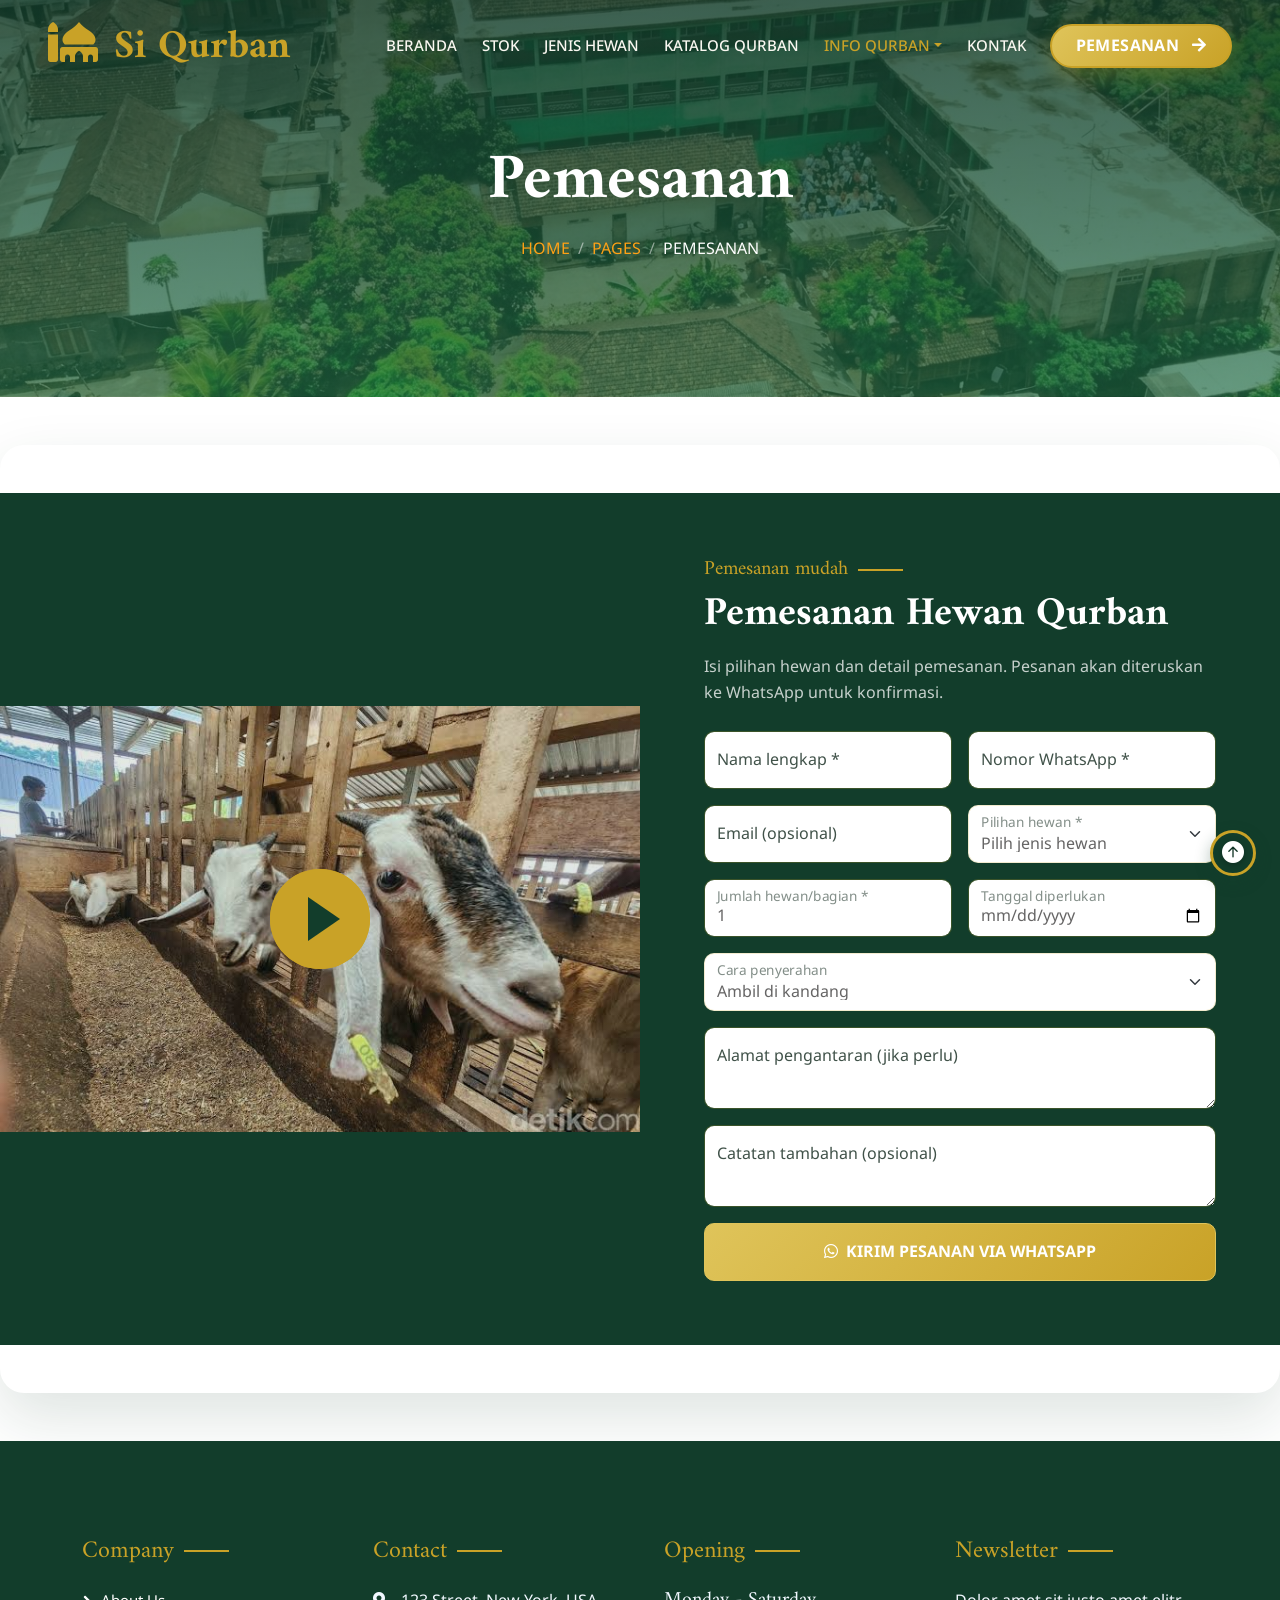
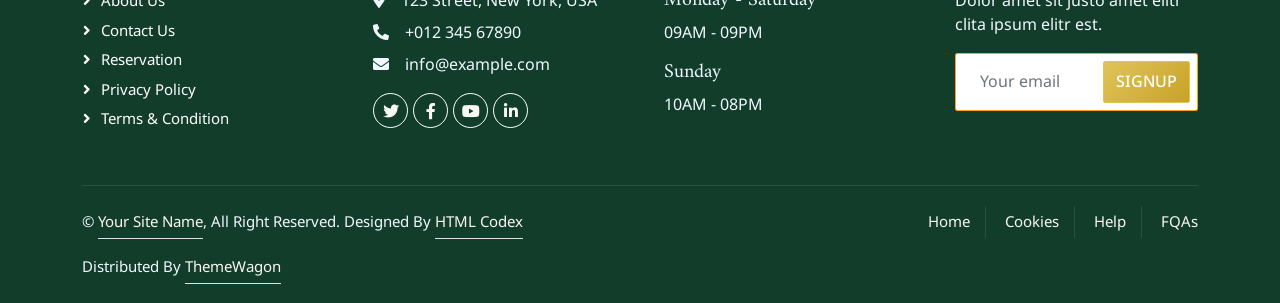
<file: booking.html>
<!DOCTYPE html>
<html lang="id">

<head>
    <meta charset="utf-8">
    <title>Si Qurban - Sistem Informasi Qurban</title>
    <meta content="width=device-width, initial-scale=1.0" name="viewport">
    <meta content="" name="keywords">
    <meta content="" name="description">

    <!-- Favicon -->
    <link href="img/favicon.jpg" rel="icon" type="image/jpeg">

    <!-- Google Web Fonts -->
    <link rel="preconnect" href="https://fonts.googleapis.com">
    <link rel="preconnect" href="https://fonts.gstatic.com" crossorigin>
    <link href="https://fonts.googleapis.com/css2?family=Amiri:wght@400;700&family=Noto+Sans+Arabic:wght@400;500;600;700&display=swap" rel="stylesheet">

    <!-- Icon Font Stylesheet -->
    <link href="https://cdnjs.cloudflare.com/ajax/libs/font-awesome/5.10.0/css/all.min.css" rel="stylesheet">
    <link href="https://cdn.jsdelivr.net/npm/bootstrap-icons@1.4.1/font/bootstrap-icons.css" rel="stylesheet">

    <!-- Libraries Stylesheet -->
    <link href="lib/animate/animate.min.css" rel="stylesheet">
    <link href="lib/owlcarousel/assets/owl.carousel.min.css" rel="stylesheet">
    <link href="lib/tempusdominus/css/tempusdominus-bootstrap-4.min.css" rel="stylesheet" />

    <!-- Customized Bootstrap Stylesheet -->
    <link href="css/bootstrap.min.css" rel="stylesheet">

    <!-- Template Stylesheet -->
    <link href="css/style.css" rel="stylesheet">
</head>

<body>
    <div class="container-xxl bg-white p-0">
        <!-- Spinner Start -->
        <div id="spinner" class="show bg-white position-fixed translate-middle w-100 vh-100 top-50 start-50 d-flex align-items-center justify-content-center">
            <div class="spinner-border text-primary" style="width: 3rem; height: 3rem;" role="status">
                <span class="sr-only">Loading...</span>
            </div>
        </div>
        <!-- Spinner End -->


        <!-- Navbar & Hero Start -->
        <div class="container-xxl position-relative p-0">
            <nav class="navbar navbar-expand-lg navbar-dark bg-dark px-4 px-lg-5 py-3 py-lg-0">
                <a href="index.html#beranda" class="navbar-brand p-0">
                    <h1 class="text-primary m-0"><i class="fa fa-mosque me-3"></i>Si Qurban</h1>
                </a>
                <button class="navbar-toggler" type="button" data-bs-toggle="collapse" data-bs-target="#navbarCollapse">
                    <span class="fa fa-bars"></span>
                </button>
                <div class="collapse navbar-collapse" id="navbarCollapse">
                    <div class="navbar-nav ms-auto py-0 pe-4">
                        <a href="index.html#beranda" class="nav-item nav-link">Beranda</a>
                        <a href="index.html#stok" class="nav-item nav-link">Stok</a>
                        <a href="index.html#jenis-hewan" class="nav-item nav-link">Jenis Hewan</a>
                        <a href="index.html#katalog-qurban" class="nav-item nav-link">Katalog Qurban</a>
                        <div class="nav-item dropdown">
                            <a href="#" class="nav-link dropdown-toggle active" data-bs-toggle="dropdown">Info Qurban</a>
                            <div class="dropdown-menu m-0">
                                <a href="index.html#qurban-reservation" class="dropdown-item active">Pemesanan</a>
                                <a href="index.html#jaminan-kualitas" class="dropdown-item">Jaminan Kualitas</a>
                                <a href="index.html#ibadah-qurban" class="dropdown-item">Ibadah Qurban</a>
                            </div>
                        </div>
                        <a href="index.html#contact-section" class="nav-item nav-link">Kontak</a>
                    </div>
                    <a href="index.html#qurban-reservation" class="btn btn-primary btn-pemesanan py-2 px-4">Pemesanan <i class="fa fa-arrow-right"></i></a>
                </div>
            </nav>

            <div class="container-xxl py-5 bg-dark hero-header mb-5">
                <div class="container text-center my-5 pt-5 pb-4">
                    <h1 class="display-3 text-white mb-3 animated slideInDown">Pemesanan</h1>
                    <nav aria-label="breadcrumb">
                        <ol class="breadcrumb justify-content-center text-uppercase">
                            <li class="breadcrumb-item"><a href="#">Home</a></li>
                            <li class="breadcrumb-item"><a href="#">Pages</a></li>
                            <li class="breadcrumb-item text-white active" aria-current="page">Pemesanan</li>
                        </ol>
                    </nav>
                </div>
            </div>
        </div>
        <!-- Navbar & Hero End -->


        <!-- Reservation Start -->
        <div class="container-xxl py-5 px-0 wow fadeInUp qurban-reservation" data-wow-delay="0.1s">
            <div class="row g-0">
                <div class="col-md-6">
                    <div class="video qurban-video">
                        <button type="button" class="btn-play" aria-label="Putar video hewan qurban" data-bs-toggle="modal" data-bs-target="#qurbanVideoModal">
                            <span></span>
                        </button>
                    </div>
                </div>
                <div class="col-md-6 bg-dark d-flex align-items-center">
                    <div class="qurban-order-panel wow fadeInUp" data-wow-delay="0.2s">
                        <h5 class="section-title ff-secondary text-start text-primary fw-normal">Pemesanan mudah</h5>
                        <h1 class="text-white mb-4">Pemesanan Hewan Qurban</h1>
                        <p class="qurban-order-intro">Isi pilihan hewan dan detail pemesanan. Pesanan akan diteruskan ke WhatsApp untuk konfirmasi.</p>
                        <form class="whatsapp-order-form" data-whatsapp-number="6285123756590">
                            <div class="row g-3">
                                <div class="col-md-6">
                                    <div class="form-floating">
                                        <input type="text" class="form-control" id="order-name" name="nama" placeholder="Nama lengkap" autocomplete="name" required>
                                        <label for="order-name">Nama lengkap *</label>
                                    </div>
                                </div>
                                <div class="col-md-6">
                                    <div class="form-floating">
                                        <input type="tel" class="form-control" id="order-phone" name="whatsapp" placeholder="Nomor WhatsApp" autocomplete="tel" required>
                                        <label for="order-phone">Nomor WhatsApp *</label>
                                    </div>
                                </div>
                                <div class="col-md-6">
                                    <div class="form-floating">
                                        <input type="email" class="form-control" id="order-email" name="email" placeholder="Email (opsional)" autocomplete="email">
                                        <label for="order-email">Email (opsional)</label>
                                    </div>
                                </div>
                                <div class="col-md-6">
                                    <div class="form-floating">
                                        <select class="form-select" id="order-animal" name="hewan" required>
                                          <option value="" selected disabled>Pilih jenis hewan</option>
                                          <option>Sapi (utuh)</option>
                                          <option>Sapi (patungan / 1 bagian)</option>
                                          <option>Kambing</option>
                                          <option>Domba</option>
                                        </select>
                                        <label for="order-animal">Pilihan hewan *</label>
                                    </div>
                                </div>
                                <div class="col-md-6">
                                    <div class="form-floating">
                                        <input type="number" class="form-control" id="order-quantity" name="jumlah" placeholder="Jumlah" min="1" value="1" required>
                                        <label for="order-quantity">Jumlah hewan/bagian *</label>
                                    </div>
                                </div>
                                <div class="col-md-6">
                                    <div class="form-floating">
                                        <input type="date" class="form-control" id="order-date" name="tanggal" placeholder="Tanggal diperlukan">
                                        <label for="order-date">Tanggal diperlukan</label>
                                    </div>
                                </div>
                                <div class="col-12">
                                    <div class="form-floating">
                                        <select class="form-select" id="order-handover" name="penyerahan">
                                            <option>Ambil di kandang</option>
                                            <option>Minta diantar (konfirmasi biaya)</option>
                                        </select>
                                        <label for="order-handover">Cara penyerahan</label>
                                    </div>
                                </div>
                                <div class="col-12">
                                    <div class="form-floating">
                                        <textarea class="form-control" placeholder="Alamat pengantaran" id="order-address" name="alamat" style="height: 82px"></textarea>
                                        <label for="order-address">Alamat pengantaran (jika perlu)</label>
                                    </div>
                                </div>
                                <div class="col-12">
                                    <div class="form-floating">
                                        <textarea class="form-control" placeholder="Catatan tambahan" id="order-notes" name="catatan" style="height: 82px"></textarea>
                                        <label for="order-notes">Catatan tambahan (opsional)</label>
                                    </div>
                                </div>
                                <div class="col-12">
                                    <button class="btn btn-primary qurban-submit w-100 py-3" type="submit"><i class="fab fa-whatsapp me-2" aria-hidden="true"></i>Kirim pesanan via WhatsApp</button>
                                </div>
                            </div>
                        </form>
                    </div>
                </div>
            </div>
        </div>

        <!-- Reservation Start -->
        

        <div class="modal fade qurban-video-modal" id="qurbanVideoModal" tabindex="-1" aria-labelledby="qurbanVideoTitle" aria-hidden="true">
            <div class="modal-dialog modal-dialog-centered">
                <div class="modal-content">
                    <div class="modal-header">
                        <h5 class="modal-title" id="qurbanVideoTitle">Video Hewan Qurban</h5>
                        <button type="button" class="btn-close" data-bs-dismiss="modal" aria-label="Tutup"></button>
                    </div>
                    <div class="modal-body">
                        <div class="owl-carousel qurban-video-carousel" aria-label="Video hewan qurban">
                            <div class="qurban-video-slide">
                                <video class="qurban-video-player" controls playsinline preload="metadata">
                                    <source src="img/video.mp4" type="video/mp4">
                                    Browser Anda tidak mendukung pemutaran video.
                                </video>
                            </div>
                            <div class="qurban-video-slide">
                                <video class="qurban-video-player" controls playsinline preload="metadata">
                                    <source src="img/video%202.mp4" type="video/mp4">
                                    Browser Anda tidak mendukung pemutaran video.
                                </video>
                            </div>
                        </div>
                    </div>
                </div>
            </div>
        </div>

        <!-- Footer Start -->
        <div class="container-fluid bg-dark text-light footer pt-5 mt-5 wow fadeIn" data-wow-delay="0.1s">
            <div class="container py-5">
                <div class="row g-5">
                    <div class="col-lg-3 col-md-6">
                        <h4 class="section-title ff-secondary text-start text-primary fw-normal mb-4">Company</h4>
                        <a class="btn btn-link" href="">About Us</a>
                        <a class="btn btn-link" href="">Contact Us</a>
                        <a class="btn btn-link" href="">Reservation</a>
                        <a class="btn btn-link" href="">Privacy Policy</a>
                        <a class="btn btn-link" href="">Terms & Condition</a>
                    </div>
                    <div class="col-lg-3 col-md-6">
                        <h4 class="section-title ff-secondary text-start text-primary fw-normal mb-4">Contact</h4>
                        <p class="mb-2"><i class="fa fa-map-marker-alt me-3"></i>123 Street, New York, USA</p>
                        <p class="mb-2"><i class="fa fa-phone-alt me-3"></i>+012 345 67890</p>
                        <p class="mb-2"><i class="fa fa-envelope me-3"></i>info@example.com</p>
                        <div class="d-flex pt-2">
                            <a class="btn btn-outline-light btn-social" href=""><i class="fab fa-twitter"></i></a>
                            <a class="btn btn-outline-light btn-social" href=""><i class="fab fa-facebook-f"></i></a>
                            <a class="btn btn-outline-light btn-social" href=""><i class="fab fa-youtube"></i></a>
                            <a class="btn btn-outline-light btn-social" href=""><i class="fab fa-linkedin-in"></i></a>
                        </div>
                    </div>
                    <div class="col-lg-3 col-md-6">
                        <h4 class="section-title ff-secondary text-start text-primary fw-normal mb-4">Opening</h4>
                        <h5 class="text-light fw-normal">Monday - Saturday</h5>
                        <p>09AM - 09PM</p>
                        <h5 class="text-light fw-normal">Sunday</h5>
                        <p>10AM - 08PM</p>
                    </div>
                    <div class="col-lg-3 col-md-6">
                        <h4 class="section-title ff-secondary text-start text-primary fw-normal mb-4">Newsletter</h4>
                        <p>Dolor amet sit justo amet elitr clita ipsum elitr est.</p>
                        <div class="position-relative mx-auto" style="max-width: 400px;">
                            <input class="form-control border-primary w-100 py-3 ps-4 pe-5" type="text" placeholder="Your email">
                            <button type="button" class="btn btn-primary py-2 position-absolute top-0 end-0 mt-2 me-2">SignUp</button>
                        </div>
                    </div>
                </div>
            </div>
            <div class="container">
                <div class="copyright">
                    <div class="row">
                        <div class="col-md-6 text-center text-md-start mb-3 mb-md-0">
                            &copy; <a class="border-bottom" href="#">Your Site Name</a>, All Right Reserved. 
							
							<!--/*** This template is free as long as you keep the footer author’s credit link/attribution link/backlink. If you'd like to use the template without the footer author’s credit link/attribution link/backlink, you can purchase the Credit Removal License from "https://htmlcodex.com/credit-removal". Thank you for your support. ***/-->
							Designed By <a class="border-bottom" href="https://htmlcodex.com">HTML Codex</a><br><br>
                            Distributed By <a class="border-bottom" href="https://themewagon.com" target="_blank">ThemeWagon</a>
                        </div>
                        <div class="col-md-6 text-center text-md-end">
                            <div class="footer-menu">
                                <a href="">Home</a>
                                <a href="">Cookies</a>
                                <a href="">Help</a>
                                <a href="">FQAs</a>
                            </div>
                        </div>
                    </div>
                </div>
            </div>
        </div>
        <!-- Footer End -->


        <!-- Back to Top -->
        <a href="#" class="back-to-top" aria-label="Kembali ke atas"><i class="bi bi-arrow-up-circle-fill"></i></a>
    </div>

    <!-- JavaScript Libraries -->
    <script src="https://code.jquery.com/jquery-3.4.1.min.js"></script>
    <script src="https://cdn.jsdelivr.net/npm/bootstrap@5.0.0/dist/js/bootstrap.bundle.min.js"></script>
    <script src="lib/wow/wow.min.js"></script>
    <script src="lib/easing/easing.min.js"></script>
    <script src="lib/waypoints/waypoints.min.js"></script>
    <script src="lib/counterup/counterup.min.js"></script>
    <script src="lib/owlcarousel/owl.carousel.min.js"></script>
    <script src="lib/tempusdominus/js/moment.min.js"></script>
    <script src="lib/tempusdominus/js/moment-timezone.min.js"></script>
    <script src="lib/tempusdominus/js/tempusdominus-bootstrap-4.min.js"></script>

    <!-- Template Javascript -->
    <script src="js/main.js"></script>
</body>

</html>
</file>
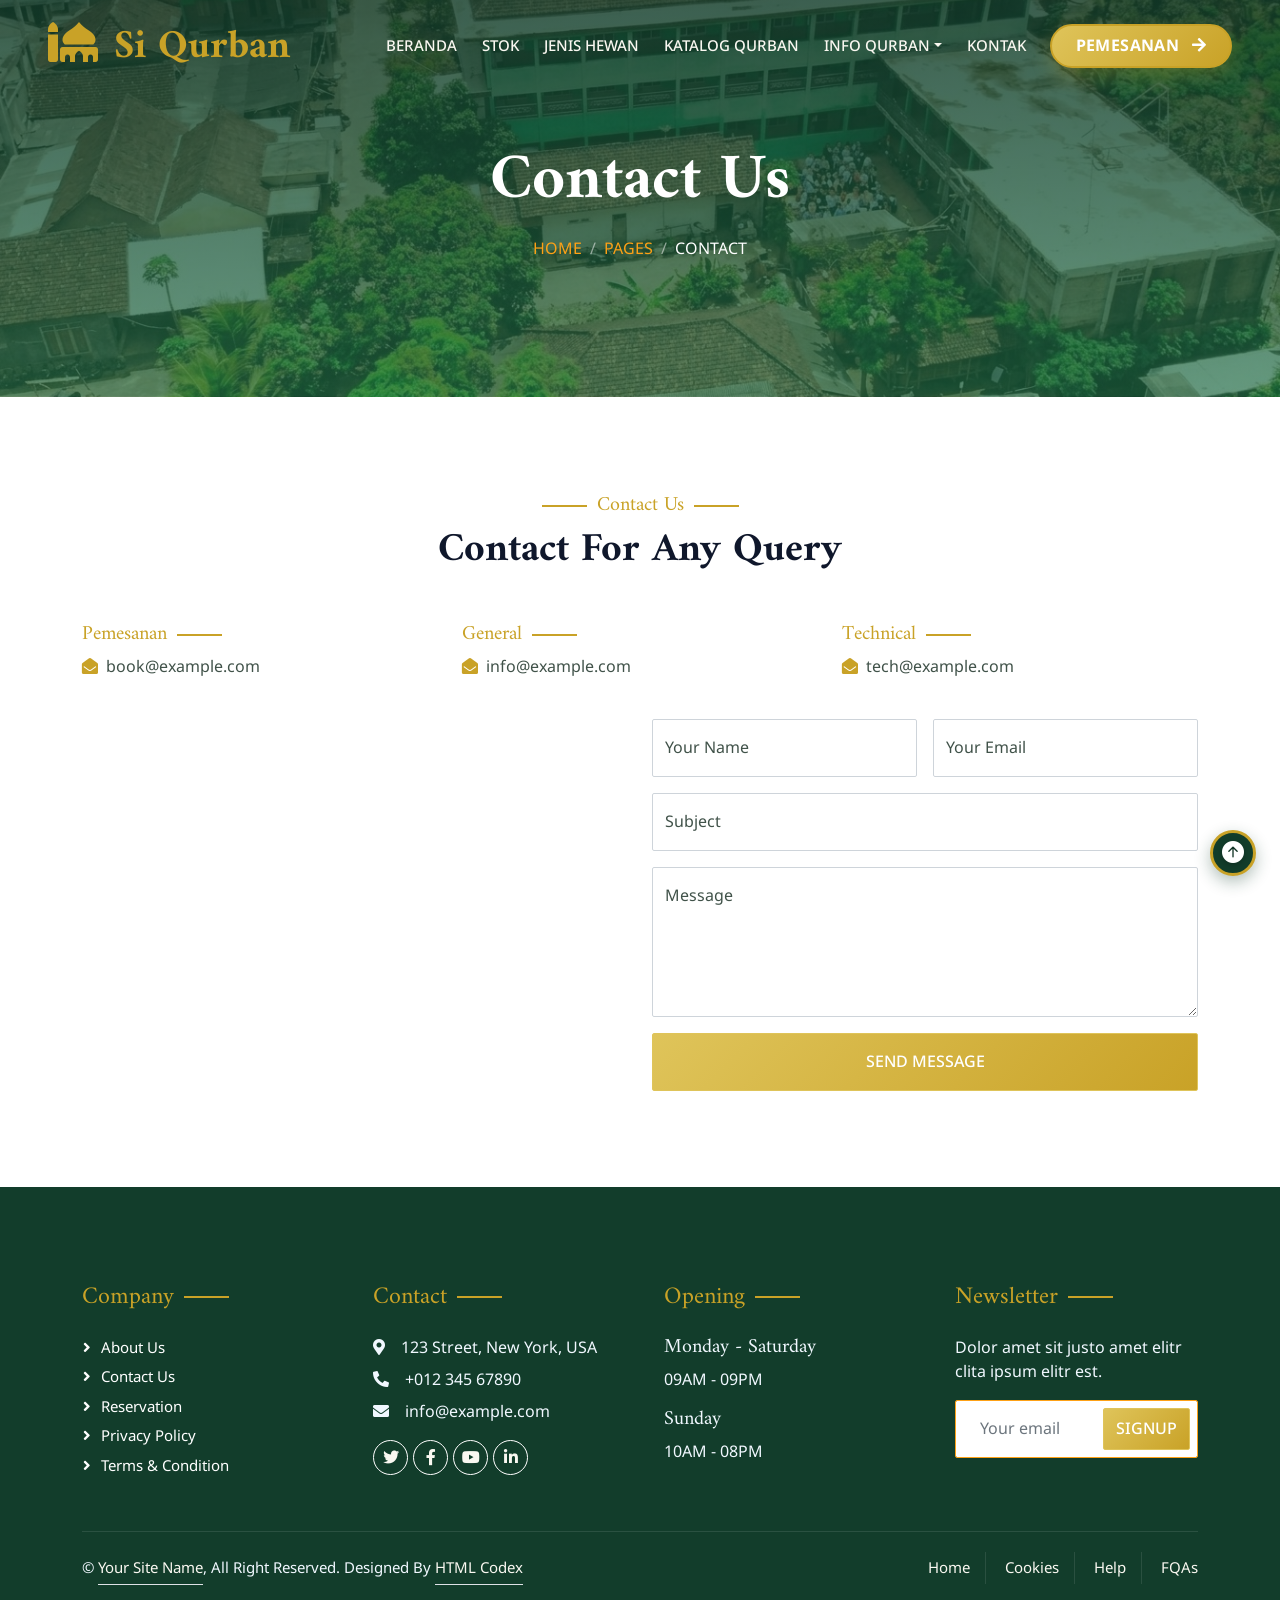
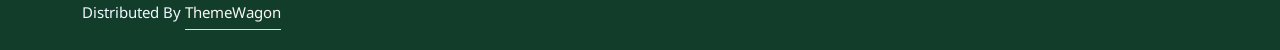
<file: contact.html>
<!DOCTYPE html>
<html lang="en">

<head>
    <meta charset="utf-8">
    <title>Si Qurban - Sistem Informasi Qurban</title>
    <meta content="width=device-width, initial-scale=1.0" name="viewport">
    <meta content="" name="keywords">
    <meta content="" name="description">

    <!-- Favicon -->
    <link href="img/favicon.jpg" rel="icon" type="image/jpeg">

    <!-- Google Web Fonts -->
    <link rel="preconnect" href="https://fonts.googleapis.com">
    <link rel="preconnect" href="https://fonts.gstatic.com" crossorigin>
    <link href="https://fonts.googleapis.com/css2?family=Amiri:wght@400;700&family=Noto+Sans+Arabic:wght@400;500;600;700&display=swap" rel="stylesheet">

    <!-- Icon Font Stylesheet -->
    <link href="https://cdnjs.cloudflare.com/ajax/libs/font-awesome/5.10.0/css/all.min.css" rel="stylesheet">
    <link href="https://cdn.jsdelivr.net/npm/bootstrap-icons@1.4.1/font/bootstrap-icons.css" rel="stylesheet">

    <!-- Libraries Stylesheet -->
    <link href="lib/animate/animate.min.css" rel="stylesheet">
    <link href="lib/owlcarousel/assets/owl.carousel.min.css" rel="stylesheet">
    <link href="lib/tempusdominus/css/tempusdominus-bootstrap-4.min.css" rel="stylesheet" />

    <!-- Customized Bootstrap Stylesheet -->
    <link href="css/bootstrap.min.css" rel="stylesheet">

    <!-- Template Stylesheet -->
    <link href="css/style.css" rel="stylesheet">
</head>

<body>
    <div class="container-xxl bg-white p-0">
        <!-- Spinner Start -->
        <div id="spinner" class="show bg-white position-fixed translate-middle w-100 vh-100 top-50 start-50 d-flex align-items-center justify-content-center">
            <div class="spinner-border text-primary" style="width: 3rem; height: 3rem;" role="status">
                <span class="sr-only">Loading...</span>
            </div>
        </div>
        <!-- Spinner End -->


        <!-- Navbar & Hero Start -->
        <div class="container-xxl position-relative p-0">
            <nav class="navbar navbar-expand-lg navbar-dark bg-dark px-4 px-lg-5 py-3 py-lg-0">
                <a href="index.html#beranda" class="navbar-brand p-0">
                    <h1 class="text-primary m-0"><i class="fa fa-mosque me-3"></i>Si Qurban</h1>
                </a>
                <button class="navbar-toggler" type="button" data-bs-toggle="collapse" data-bs-target="#navbarCollapse">
                    <span class="fa fa-bars"></span>
                </button>
                <div class="collapse navbar-collapse" id="navbarCollapse">
                    <div class="navbar-nav ms-auto py-0 pe-4">
                        <a href="index.html#beranda" class="nav-item nav-link">Beranda</a>
                        <a href="index.html#stok" class="nav-item nav-link">Stok</a>
                        <a href="index.html#jenis-hewan" class="nav-item nav-link">Jenis Hewan</a>
                        <a href="index.html#katalog-qurban" class="nav-item nav-link">Katalog Qurban</a>
                        <div class="nav-item dropdown">
                            <a href="#" class="nav-link dropdown-toggle" data-bs-toggle="dropdown">Info Qurban</a>
                            <div class="dropdown-menu m-0">
                                <a href="index.html#qurban-reservation" class="dropdown-item">Pemesanan</a>
                                <a href="index.html#jaminan-kualitas" class="dropdown-item">Jaminan Kualitas</a>
                                <a href="index.html#ibadah-qurban" class="dropdown-item">Ibadah Qurban</a>
                            </div>
                        </div>
                        <a href="index.html#contact-section" class="nav-item nav-link">Kontak</a>
                    </div>
                    <a href="index.html#qurban-reservation" class="btn btn-primary btn-pemesanan py-2 px-4">Pemesanan <i class="fa fa-arrow-right"></i></a>
                </div>
            </nav>

            <div class="container-xxl py-5 bg-dark hero-header mb-5">
                <div class="container text-center my-5 pt-5 pb-4">
                    <h1 class="display-3 text-white mb-3 animated slideInDown">Contact Us</h1>
                    <nav aria-label="breadcrumb">
                        <ol class="breadcrumb justify-content-center text-uppercase">
                            <li class="breadcrumb-item"><a href="#">Home</a></li>
                            <li class="breadcrumb-item"><a href="#">Pages</a></li>
                            <li class="breadcrumb-item text-white active" aria-current="page">Contact</li>
                        </ol>
                    </nav>
                </div>
            </div>
        </div>
        <!-- Navbar & Hero End -->


        <!-- Contact Start -->
        <div class="container-xxl py-5">
            <div class="container">
                <div class="text-center wow fadeInUp" data-wow-delay="0.1s">
                    <h5 class="section-title ff-secondary text-center text-primary fw-normal">Contact Us</h5>
                    <h1 class="mb-5">Contact For Any Query</h1>
                </div>
                <div class="row g-4">
                    <div class="col-12">
                        <div class="row gy-4">
                            <div class="col-md-4">
                                <h5 class="section-title ff-secondary fw-normal text-start text-primary">Pemesanan</h5>
                                <p><i class="fa fa-envelope-open text-primary me-2"></i>book@example.com</p>
                            </div>
                            <div class="col-md-4">
                                <h5 class="section-title ff-secondary fw-normal text-start text-primary">General</h5>
                                <p><i class="fa fa-envelope-open text-primary me-2"></i>info@example.com</p>
                            </div>
                            <div class="col-md-4">
                                <h5 class="section-title ff-secondary fw-normal text-start text-primary">Technical</h5>
                                <p><i class="fa fa-envelope-open text-primary me-2"></i>tech@example.com</p>
                            </div>
                        </div>
                    </div>
                    <div class="col-md-6 wow fadeIn" data-wow-delay="0.1s">
                        <iframe class="position-relative rounded w-100 h-100"
                            src="https://www.google.com/maps/embed?pb=!1m18!1m12!1m3!1d3001156.4288297426!2d-78.01371936852176!3d42.72876761954724!2m3!1f0!2f0!3f0!3m2!1i1024!2i768!4f13.1!3m3!1m2!1s0x4ccc4bf0f123a5a9%3A0xddcfc6c1de189567!2sNew%20York%2C%20USA!5e0!3m2!1sen!2sbd!4v1603794290143!5m2!1sen!2sbd"
                            frameborder="0" style="min-height: 350px; border:0;" allowfullscreen="" aria-hidden="false"
                            tabindex="0"></iframe>
                    </div>
                    <div class="col-md-6">
                        <div class="wow fadeInUp" data-wow-delay="0.2s">
                            <form>
                                <div class="row g-3">
                                    <div class="col-md-6">
                                        <div class="form-floating">
                                            <input type="text" class="form-control" id="name" placeholder="Your Name">
                                            <label for="name">Your Name</label>
                                        </div>
                                    </div>
                                    <div class="col-md-6">
                                        <div class="form-floating">
                                            <input type="email" class="form-control" id="email" placeholder="Your Email">
                                            <label for="email">Your Email</label>
                                        </div>
                                    </div>
                                    <div class="col-12">
                                        <div class="form-floating">
                                            <input type="text" class="form-control" id="subject" placeholder="Subject">
                                            <label for="subject">Subject</label>
                                        </div>
                                    </div>
                                    <div class="col-12">
                                        <div class="form-floating">
                                            <textarea class="form-control" placeholder="Leave a message here" id="message" style="height: 150px"></textarea>
                                            <label for="message">Message</label>
                                        </div>
                                    </div>
                                    <div class="col-12">
                                        <button class="btn btn-primary w-100 py-3" type="submit">Send Message</button>
                                    </div>
                                </div>
                            </form>
                        </div>
                    </div>
                </div>
            </div>
        </div>
        <!-- Contact End -->


        <!-- Footer Start -->
        <div class="container-fluid bg-dark text-light footer pt-5 mt-5 wow fadeIn" data-wow-delay="0.1s">
            <div class="container py-5">
                <div class="row g-5">
                    <div class="col-lg-3 col-md-6">
                        <h4 class="section-title ff-secondary text-start text-primary fw-normal mb-4">Company</h4>
                        <a class="btn btn-link" href="">About Us</a>
                        <a class="btn btn-link" href="">Contact Us</a>
                        <a class="btn btn-link" href="">Reservation</a>
                        <a class="btn btn-link" href="">Privacy Policy</a>
                        <a class="btn btn-link" href="">Terms & Condition</a>
                    </div>
                    <div class="col-lg-3 col-md-6">
                        <h4 class="section-title ff-secondary text-start text-primary fw-normal mb-4">Contact</h4>
                        <p class="mb-2"><i class="fa fa-map-marker-alt me-3"></i>123 Street, New York, USA</p>
                        <p class="mb-2"><i class="fa fa-phone-alt me-3"></i>+012 345 67890</p>
                        <p class="mb-2"><i class="fa fa-envelope me-3"></i>info@example.com</p>
                        <div class="d-flex pt-2">
                            <a class="btn btn-outline-light btn-social" href=""><i class="fab fa-twitter"></i></a>
                            <a class="btn btn-outline-light btn-social" href=""><i class="fab fa-facebook-f"></i></a>
                            <a class="btn btn-outline-light btn-social" href=""><i class="fab fa-youtube"></i></a>
                            <a class="btn btn-outline-light btn-social" href=""><i class="fab fa-linkedin-in"></i></a>
                        </div>
                    </div>
                    <div class="col-lg-3 col-md-6">
                        <h4 class="section-title ff-secondary text-start text-primary fw-normal mb-4">Opening</h4>
                        <h5 class="text-light fw-normal">Monday - Saturday</h5>
                        <p>09AM - 09PM</p>
                        <h5 class="text-light fw-normal">Sunday</h5>
                        <p>10AM - 08PM</p>
                    </div>
                    <div class="col-lg-3 col-md-6">
                        <h4 class="section-title ff-secondary text-start text-primary fw-normal mb-4">Newsletter</h4>
                        <p>Dolor amet sit justo amet elitr clita ipsum elitr est.</p>
                        <div class="position-relative mx-auto" style="max-width: 400px;">
                            <input class="form-control border-primary w-100 py-3 ps-4 pe-5" type="text" placeholder="Your email">
                            <button type="button" class="btn btn-primary py-2 position-absolute top-0 end-0 mt-2 me-2">SignUp</button>
                        </div>
                    </div>
                </div>
            </div>
            <div class="container">
                <div class="copyright">
                    <div class="row">
                        <div class="col-md-6 text-center text-md-start mb-3 mb-md-0">
                            &copy; <a class="border-bottom" href="#">Your Site Name</a>, All Right Reserved. 
							
							<!--/*** This template is free as long as you keep the footer author’s credit link/attribution link/backlink. If you'd like to use the template without the footer author’s credit link/attribution link/backlink, you can purchase the Credit Removal License from "https://htmlcodex.com/credit-removal". Thank you for your support. ***/-->
							Designed By <a class="border-bottom" href="https://htmlcodex.com">HTML Codex</a><br><br>
                            Distributed By <a class="border-bottom" href="https://themewagon.com" target="_blank">ThemeWagon</a>
                        </div>
                        <div class="col-md-6 text-center text-md-end">
                            <div class="footer-menu">
                                <a href="">Home</a>
                                <a href="">Cookies</a>
                                <a href="">Help</a>
                                <a href="">FQAs</a>
                            </div>
                        </div>
                    </div>
                </div>
            </div>
        </div>
        <!-- Footer End -->


        <!-- Back to Top -->
        <a href="#" class="back-to-top" aria-label="Kembali ke atas"><i class="bi bi-arrow-up-circle-fill"></i></a>
    </div>

    <!-- JavaScript Libraries -->
    <script src="https://code.jquery.com/jquery-3.4.1.min.js"></script>
    <script src="https://cdn.jsdelivr.net/npm/bootstrap@5.0.0/dist/js/bootstrap.bundle.min.js"></script>
    <script src="lib/wow/wow.min.js"></script>
    <script src="lib/easing/easing.min.js"></script>
    <script src="lib/waypoints/waypoints.min.js"></script>
    <script src="lib/counterup/counterup.min.js"></script>
    <script src="lib/owlcarousel/owl.carousel.min.js"></script>
    <script src="lib/tempusdominus/js/moment.min.js"></script>
    <script src="lib/tempusdominus/js/moment-timezone.min.js"></script>
    <script src="lib/tempusdominus/js/tempusdominus-bootstrap-4.min.js"></script>

    <!-- Template Javascript -->
    <script src="js/main.js"></script>
</body>

</html>
</file>
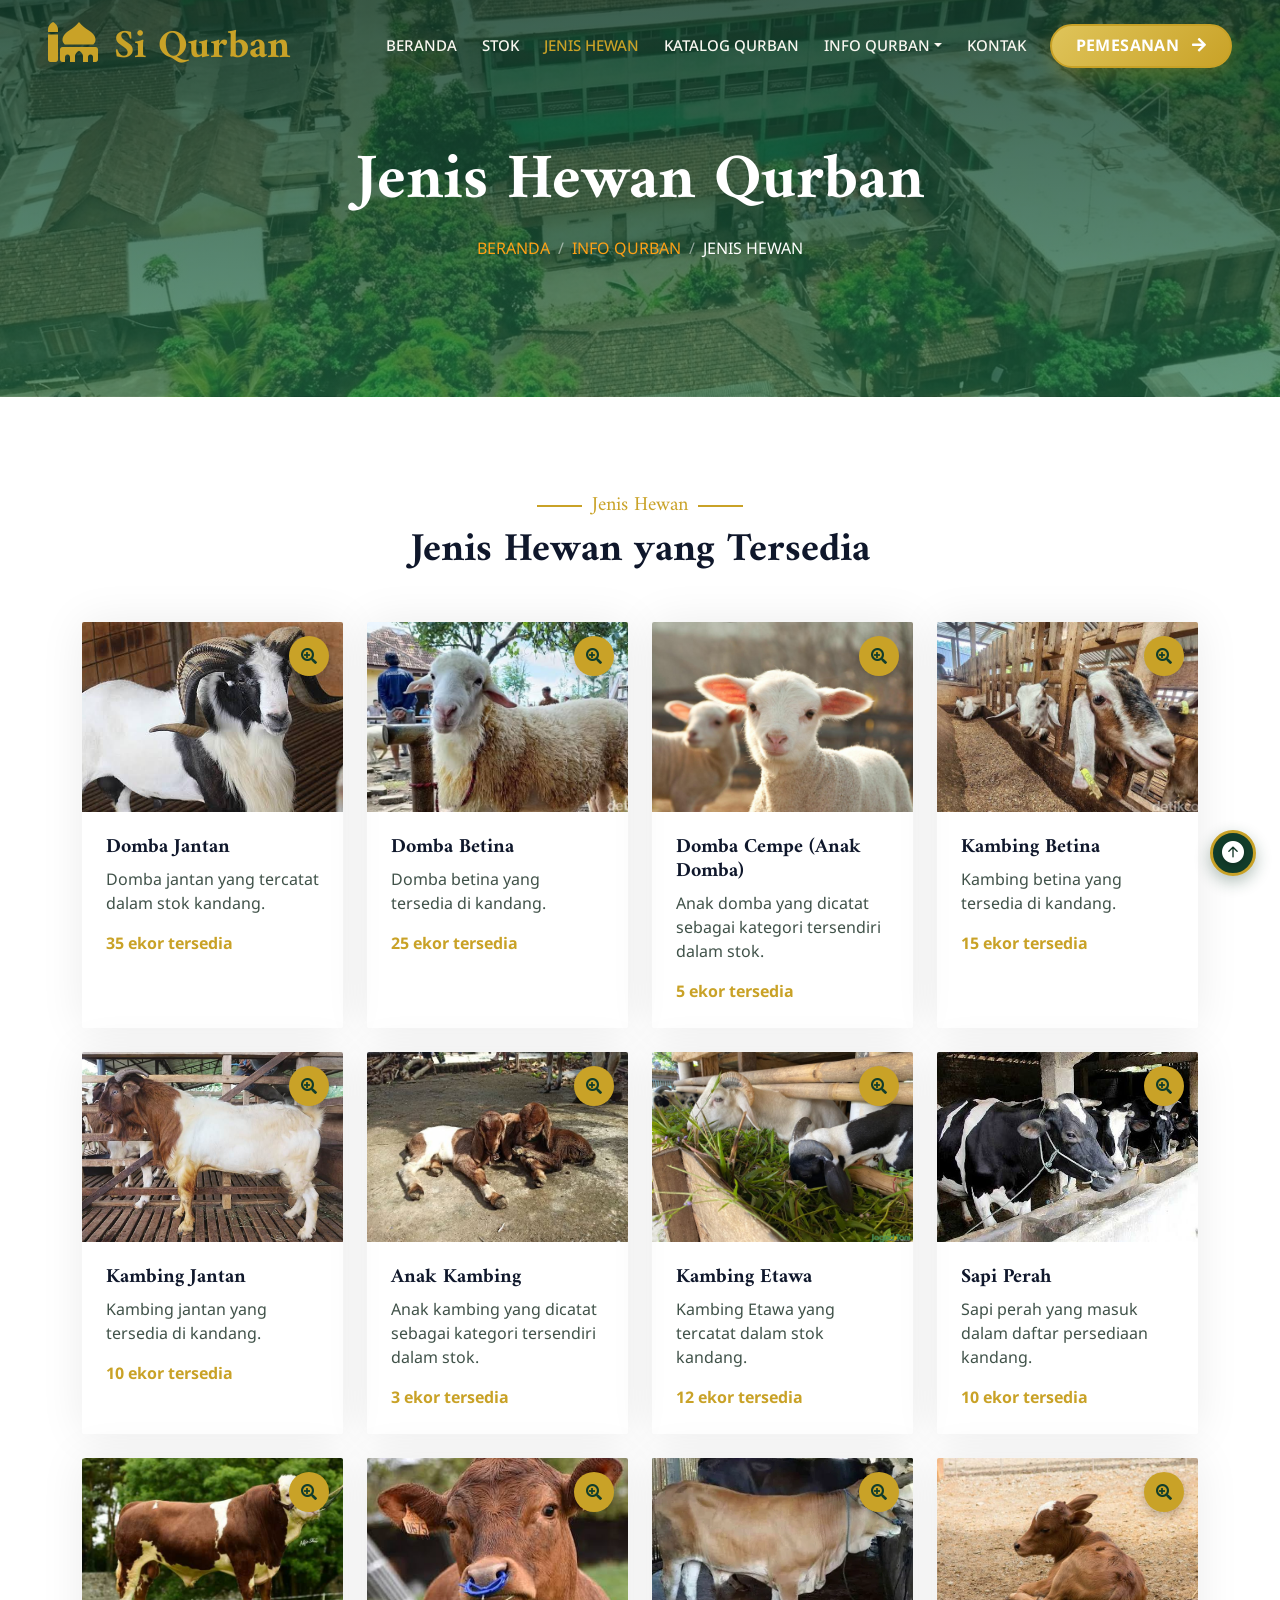
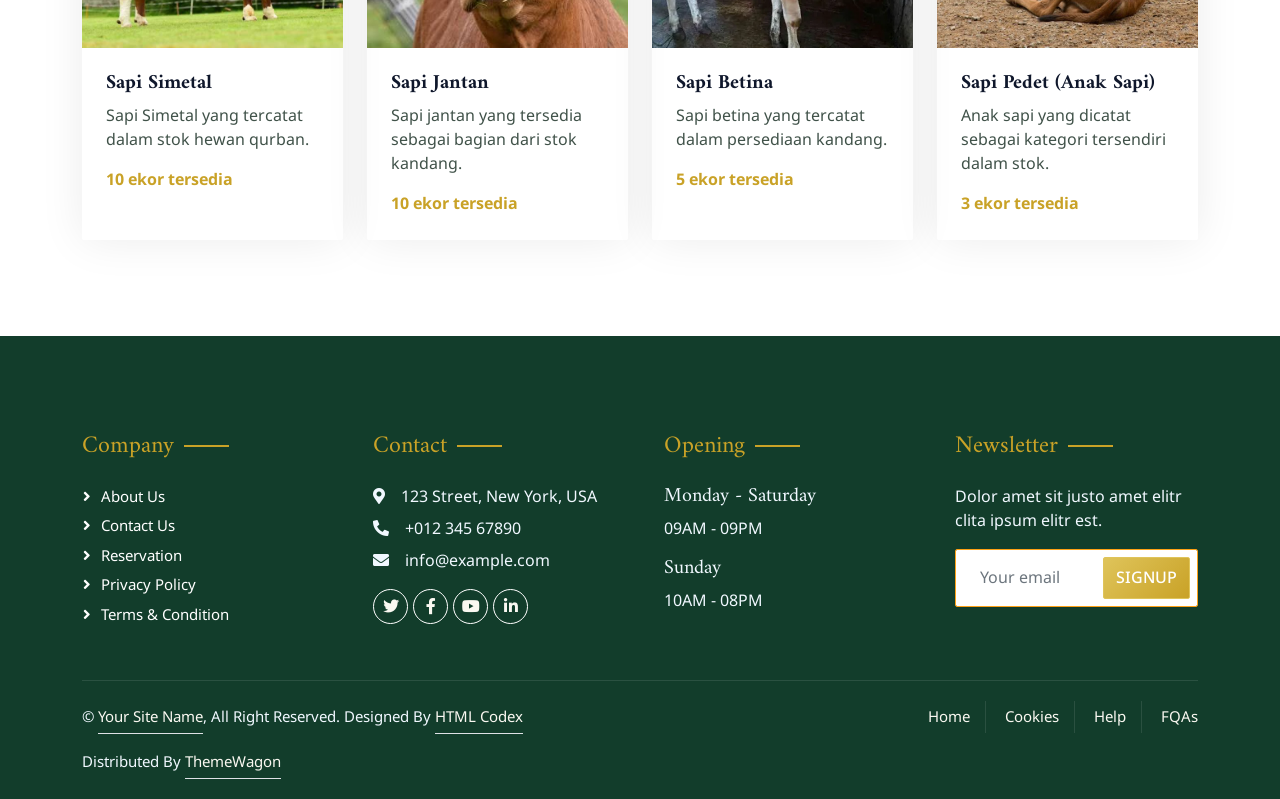
<file: service.html>
<!DOCTYPE html>
<html lang="en">

<head>
    <meta charset="utf-8">
    <title>Si Qurban - Sistem Informasi Qurban</title>
    <meta content="width=device-width, initial-scale=1.0" name="viewport">
    <meta content="" name="keywords">
    <meta content="" name="description">

    <!-- Favicon -->
    <link href="img/favicon.jpg" rel="icon" type="image/jpeg">

    <!-- Google Web Fonts -->
    <link rel="preconnect" href="https://fonts.googleapis.com">
    <link rel="preconnect" href="https://fonts.gstatic.com" crossorigin>
    <link href="https://fonts.googleapis.com/css2?family=Amiri:wght@400;700&family=Noto+Sans+Arabic:wght@400;500;600;700&display=swap" rel="stylesheet">

    <!-- Icon Font Stylesheet -->
    <link href="https://cdnjs.cloudflare.com/ajax/libs/font-awesome/5.10.0/css/all.min.css" rel="stylesheet">
    <link href="https://cdn.jsdelivr.net/npm/bootstrap-icons@1.4.1/font/bootstrap-icons.css" rel="stylesheet">

    <!-- Libraries Stylesheet -->
    <link href="lib/animate/animate.min.css" rel="stylesheet">
    <link href="lib/owlcarousel/assets/owl.carousel.min.css" rel="stylesheet">
    <link href="lib/tempusdominus/css/tempusdominus-bootstrap-4.min.css" rel="stylesheet" />

    <!-- Customized Bootstrap Stylesheet -->
    <link href="css/bootstrap.min.css" rel="stylesheet">

    <!-- Template Stylesheet -->
    <link href="css/style.css" rel="stylesheet">
</head>

<body>
    <div class="container-xxl bg-white p-0">
        <!-- Spinner Start -->
        <div id="spinner" class="show bg-white position-fixed translate-middle w-100 vh-100 top-50 start-50 d-flex align-items-center justify-content-center">
            <div class="spinner-border text-primary" style="width: 3rem; height: 3rem;" role="status">
                <span class="sr-only">Loading...</span>
            </div>
        </div>
        <!-- Spinner End -->


        <!-- Navbar & Hero Start -->
        <div class="container-xxl position-relative p-0">
            <nav class="navbar navbar-expand-lg navbar-dark bg-dark px-4 px-lg-5 py-3 py-lg-0">
                <a href="index.html#beranda" class="navbar-brand p-0">
                    <h1 class="text-primary m-0"><i class="fa fa-mosque me-3"></i>Si Qurban</h1>
                </a>
                <button class="navbar-toggler" type="button" data-bs-toggle="collapse" data-bs-target="#navbarCollapse">
                    <span class="fa fa-bars"></span>
                </button>
                <div class="collapse navbar-collapse" id="navbarCollapse">
                    <div class="navbar-nav ms-auto py-0 pe-4">
                        <a href="index.html#beranda" class="nav-item nav-link">Beranda</a>
                        <a href="index.html#stok" class="nav-item nav-link">Stok</a>
                        <a href="index.html#jenis-hewan" class="nav-item nav-link active">Jenis Hewan</a>
                        <a href="index.html#katalog-qurban" class="nav-item nav-link">Katalog Qurban</a>
                        <div class="nav-item dropdown">
                            <a href="#" class="nav-link dropdown-toggle" data-bs-toggle="dropdown">Info Qurban</a>
                            <div class="dropdown-menu m-0">
                                <a href="index.html#qurban-reservation" class="dropdown-item">Pemesanan</a>
                                <a href="index.html#jaminan-kualitas" class="dropdown-item">Jaminan Kualitas</a>
                                <a href="index.html#ibadah-qurban" class="dropdown-item">Ibadah Qurban</a>
                            </div>
                        </div>
                        <a href="index.html#contact-section" class="nav-item nav-link">Kontak</a>
                    </div>
                    <a href="index.html#qurban-reservation" class="btn btn-primary btn-pemesanan py-2 px-4">Pemesanan <i class="fa fa-arrow-right"></i></a>
                </div>
            </nav>

            <div class="container-xxl py-5 bg-dark hero-header mb-5">
                <div class="container text-center my-5 pt-5 pb-4">
                    <h1 class="display-3 text-white mb-3 animated slideInDown">Jenis Hewan Qurban</h1>
                    <nav aria-label="breadcrumb">
                        <ol class="breadcrumb justify-content-center text-uppercase">
                            <li class="breadcrumb-item"><a href="index.html">Beranda</a></li>
                            <li class="breadcrumb-item"><a href="#">Info Qurban</a></li>
                            <li class="breadcrumb-item text-white active" aria-current="page">Jenis Hewan</li>
                        </ol>
                    </nav>
                </div>
            </div>
        </div>
        <!-- Navbar & Hero End -->


        <!-- Service Start -->
        <div class="container-xxl py-5">
            <div class="container">
                <div class="text-center wow fadeInUp" data-wow-delay="0.1s">
                    <h5 class="section-title ff-secondary text-center text-primary fw-normal">Jenis Hewan</h5>
                    <h1 class="mb-5">Jenis Hewan yang Tersedia</h1>
                </div>
                <div class="row g-4 stock-category-grid">
                    <div class="col-lg-3 col-sm-6 wow fadeInUp" data-wow-delay="0.1s">
                        <div class="service-item rounded pt-3">
                            <div class="p-4">
                                <i class="fa fa-3x fa-paw text-primary mb-4" aria-hidden="true"></i>
                                <h5>Domba Jantan</h5>
                                <p>Domba jantan yang tercatat dalam stok kandang.</p>
                                <strong class="d-block text-primary">35 ekor tersedia</strong>
                            </div>
                        </div>
                    </div>
                    <div class="col-lg-3 col-sm-6 wow fadeInUp" data-wow-delay="0.3s">
                        <div class="service-item rounded pt-3">
                            <div class="p-4">
                                <i class="fa fa-3x fa-venus text-primary mb-4" aria-hidden="true"></i>
                                <h5>Domba Betina</h5>
                                <p>Domba betina yang tersedia di kandang.</p>
                                <strong class="d-block text-primary">25 ekor tersedia</strong>
                            </div>
                        </div>
                    </div>
                    <div class="col-lg-3 col-sm-6 wow fadeInUp" data-wow-delay="0.5s">
                        <div class="service-item rounded pt-3">
                            <div class="p-4">
                                <i class="fa fa-3x fa-baby text-primary mb-4" aria-hidden="true"></i>
                                <h5>Domba Cempe (Anak Domba)</h5>
                                <p>Anak domba yang dicatat sebagai kategori tersendiri dalam stok.</p>
                                <strong class="d-block text-primary">5 ekor tersedia</strong>
                            </div>
                        </div>
                    </div>
                    <div class="col-lg-3 col-sm-6 wow fadeInUp" data-wow-delay="0.1s">
                        <div class="service-item rounded pt-3">
                            <div class="p-4">
                                <i class="fa fa-3x fa-venus text-primary mb-4" aria-hidden="true"></i>
                                <h5>Kambing Betina</h5>
                                <p>Kambing betina yang tersedia di kandang.</p>
                                <strong class="d-block text-primary">15 ekor tersedia</strong>
                            </div>
                        </div>
                    </div>
                    <div class="col-lg-3 col-sm-6 wow fadeInUp" data-wow-delay="0.3s">
                        <div class="service-item rounded pt-3">
                            <div class="p-4">
                                <i class="fa fa-3x fa-mars text-primary mb-4" aria-hidden="true"></i>
                                <h5>Kambing Jantan</h5>
                                <p>Kambing jantan yang tersedia di kandang.</p>
                                <strong class="d-block text-primary">10 ekor tersedia</strong>
                            </div>
                        </div>
                    </div>
                    <div class="col-lg-3 col-sm-6 wow fadeInUp" data-wow-delay="0.5s">
                        <div class="service-item rounded pt-3">
                            <div class="p-4">
                                <i class="fa fa-3x fa-baby text-primary mb-4" aria-hidden="true"></i>
                                <h5>Anak Kambing</h5>
                                <p>Anak kambing yang dicatat sebagai kategori tersendiri dalam stok.</p>
                                <strong class="d-block text-primary">3 ekor tersedia</strong>
                            </div>
                        </div>
                    </div>
                    <div class="col-lg-3 col-sm-6 wow fadeInUp" data-wow-delay="0.7s">
                        <div class="service-item rounded pt-3">
                            <div class="p-4">
                                <i class="fa fa-3x fa-paw text-primary mb-4" aria-hidden="true"></i>
                                <h5>Kambing Etawa</h5>
                                <p>Kambing Etawa yang tercatat dalam stok kandang.</p>
                                <strong class="d-block text-primary">12 ekor tersedia</strong>
                            </div>
                        </div>
                    </div>
                    <div class="col-lg-3 col-sm-6 wow fadeInUp" data-wow-delay="0.7s">
                        <div class="service-item rounded pt-3">
                            <div class="p-4">
                                <i class="fa fa-3x fa-paw text-primary mb-4" aria-hidden="true"></i>
                                <h5>Sapi Perah</h5>
                                <p>Sapi perah yang masuk dalam daftar persediaan kandang.</p>
                                <strong class="d-block text-primary">10 ekor tersedia</strong>
                            </div>
                        </div>
                    </div>
                    <div class="col-lg-3 col-sm-6 wow fadeInUp" data-wow-delay="0.1s">
                        <div class="service-item rounded pt-3">
                            <div class="p-4">
                                <i class="fa fa-3x fa-paw text-primary mb-4" aria-hidden="true"></i>
                                <h5>Sapi Simetal</h5>
                                <p>Sapi Simetal yang tercatat dalam stok hewan qurban.</p>
                                <strong class="d-block text-primary">10 ekor tersedia</strong>
                            </div>
                        </div>
                    </div>
                    <div class="col-lg-3 col-sm-6 wow fadeInUp" data-wow-delay="0.3s">
                        <div class="service-item rounded pt-3">
                            <div class="p-4">
                                <i class="fa fa-3x fa-mars text-primary mb-4" aria-hidden="true"></i>
                                <h5>Sapi Jantan</h5>
                                <p>Sapi jantan yang tersedia sebagai bagian dari stok kandang.</p>
                                <strong class="d-block text-primary">10 ekor tersedia</strong>
                            </div>
                        </div>
                    </div>
                    <div class="col-lg-3 col-sm-6 wow fadeInUp" data-wow-delay="0.5s">
                        <div class="service-item rounded pt-3">
                            <div class="p-4">
                                <i class="fa fa-3x fa-venus text-primary mb-4" aria-hidden="true"></i>
                                <h5>Sapi Betina</h5>
                                <p>Sapi betina yang tercatat dalam persediaan kandang.</p>
                                <strong class="d-block text-primary">5 ekor tersedia</strong>
                            </div>
                        </div>
                    </div>
                    <div class="col-lg-3 col-sm-6 wow fadeInUp" data-wow-delay="0.7s">
                        <div class="service-item rounded pt-3">
                            <div class="p-4">
                                <i class="fa fa-3x fa-baby text-primary mb-4" aria-hidden="true"></i>
                                <h5>Sapi Pedet (Anak Sapi)</h5>
                                <p>Anak sapi yang dicatat sebagai kategori tersendiri dalam stok.</p>
                                <strong class="d-block text-primary">3 ekor tersedia</strong>
                            </div>
                        </div>
                    </div>
                </div>
            </div>
        </div>
        <!-- Service End -->
        

        <!-- Footer Start -->
        <div class="container-fluid bg-dark text-light footer pt-5 mt-5 wow fadeIn" data-wow-delay="0.1s">
            <div class="container py-5">
                <div class="row g-5">
                    <div class="col-lg-3 col-md-6">
                        <h4 class="section-title ff-secondary text-start text-primary fw-normal mb-4">Company</h4>
                        <a class="btn btn-link" href="">About Us</a>
                        <a class="btn btn-link" href="">Contact Us</a>
                        <a class="btn btn-link" href="">Reservation</a>
                        <a class="btn btn-link" href="">Privacy Policy</a>
                        <a class="btn btn-link" href="">Terms & Condition</a>
                    </div>
                    <div class="col-lg-3 col-md-6">
                        <h4 class="section-title ff-secondary text-start text-primary fw-normal mb-4">Contact</h4>
                        <p class="mb-2"><i class="fa fa-map-marker-alt me-3"></i>123 Street, New York, USA</p>
                        <p class="mb-2"><i class="fa fa-phone-alt me-3"></i>+012 345 67890</p>
                        <p class="mb-2"><i class="fa fa-envelope me-3"></i>info@example.com</p>
                        <div class="d-flex pt-2">
                            <a class="btn btn-outline-light btn-social" href=""><i class="fab fa-twitter"></i></a>
                            <a class="btn btn-outline-light btn-social" href=""><i class="fab fa-facebook-f"></i></a>
                            <a class="btn btn-outline-light btn-social" href=""><i class="fab fa-youtube"></i></a>
                            <a class="btn btn-outline-light btn-social" href=""><i class="fab fa-linkedin-in"></i></a>
                        </div>
                    </div>
                    <div class="col-lg-3 col-md-6">
                        <h4 class="section-title ff-secondary text-start text-primary fw-normal mb-4">Opening</h4>
                        <h5 class="text-light fw-normal">Monday - Saturday</h5>
                        <p>09AM - 09PM</p>
                        <h5 class="text-light fw-normal">Sunday</h5>
                        <p>10AM - 08PM</p>
                    </div>
                    <div class="col-lg-3 col-md-6">
                        <h4 class="section-title ff-secondary text-start text-primary fw-normal mb-4">Newsletter</h4>
                        <p>Dolor amet sit justo amet elitr clita ipsum elitr est.</p>
                        <div class="position-relative mx-auto" style="max-width: 400px;">
                            <input class="form-control border-primary w-100 py-3 ps-4 pe-5" type="text" placeholder="Your email">
                            <button type="button" class="btn btn-primary py-2 position-absolute top-0 end-0 mt-2 me-2">SignUp</button>
                        </div>
                    </div>
                </div>
            </div>
            <div class="container">
                <div class="copyright">
                    <div class="row">
                        <div class="col-md-6 text-center text-md-start mb-3 mb-md-0">
                            &copy; <a class="border-bottom" href="#">Your Site Name</a>, All Right Reserved. 
							
							<!--/*** This template is free as long as you keep the footer author’s credit link/attribution link/backlink. If you'd like to use the template without the footer author’s credit link/attribution link/backlink, you can purchase the Credit Removal License from "https://htmlcodex.com/credit-removal". Thank you for your support. ***/-->
							Designed By <a class="border-bottom" href="https://htmlcodex.com">HTML Codex</a><br><br>
                            Distributed By <a class="border-bottom" href="https://themewagon.com" target="_blank">ThemeWagon</a>
                        </div>
                        <div class="col-md-6 text-center text-md-end">
                            <div class="footer-menu">
                                <a href="">Home</a>
                                <a href="">Cookies</a>
                                <a href="">Help</a>
                                <a href="">FQAs</a>
                            </div>
                        </div>
                    </div>
                </div>
            </div>
        </div>
        <!-- Footer End -->

        <div class="modal fade animal-detail-modal" id="animalDetailModal" tabindex="-1" aria-labelledby="animalDetailTitle" aria-hidden="true">
            <div class="modal-dialog modal-dialog-centered modal-lg">
                <div class="modal-content">
                    <div class="modal-header animal-detail-header">
                        <div>
                            <p class="animal-detail-eyebrow">Informasi Hewan Qurban</p>
                            <h2 class="modal-title" id="animalDetailTitle"></h2>
                        </div>
                        <button type="button" class="btn-close btn-close-white" data-bs-dismiss="modal" aria-label="Tutup"></button>
                    </div>
                    <div class="modal-body p-4 p-md-5">
                        <div class="row g-4 align-items-center">
                            <div class="col-md-6">
                                <div class="animal-detail-photo-wrap">
                                    <img class="animal-detail-image" id="animalDetailImage" alt="">
                                </div>
                            </div>
                            <div class="col-md-6">
                                <p class="animal-detail-overline">Tentang Hewan</p>
                                <p class="animal-detail-description" id="animalDetailDescription"></p>
                                <div class="animal-detail-stock">
                                    <strong id="animalDetailStock"></strong>
                                </div>
                            </div>
                        </div>
                    </div>
                </div>
            </div>
        </div>


        <!-- Back to Top -->
        <a href="#" class="back-to-top" aria-label="Kembali ke atas"><i class="bi bi-arrow-up-circle-fill"></i></a>
    </div>

    <!-- JavaScript Libraries -->
    <script src="https://code.jquery.com/jquery-3.4.1.min.js"></script>
    <script src="https://cdn.jsdelivr.net/npm/bootstrap@5.0.0/dist/js/bootstrap.bundle.min.js"></script>
    <script src="lib/wow/wow.min.js"></script>
    <script src="lib/easing/easing.min.js"></script>
    <script src="lib/waypoints/waypoints.min.js"></script>
    <script src="lib/counterup/counterup.min.js"></script>
    <script src="lib/owlcarousel/owl.carousel.min.js"></script>
    <script src="lib/tempusdominus/js/moment.min.js"></script>
    <script src="lib/tempusdominus/js/moment-timezone.min.js"></script>
    <script src="lib/tempusdominus/js/tempusdominus-bootstrap-4.min.js"></script>

    <!-- Template Javascript -->
    <script src="js/main.js"></script>
</body>

</html>
</file>
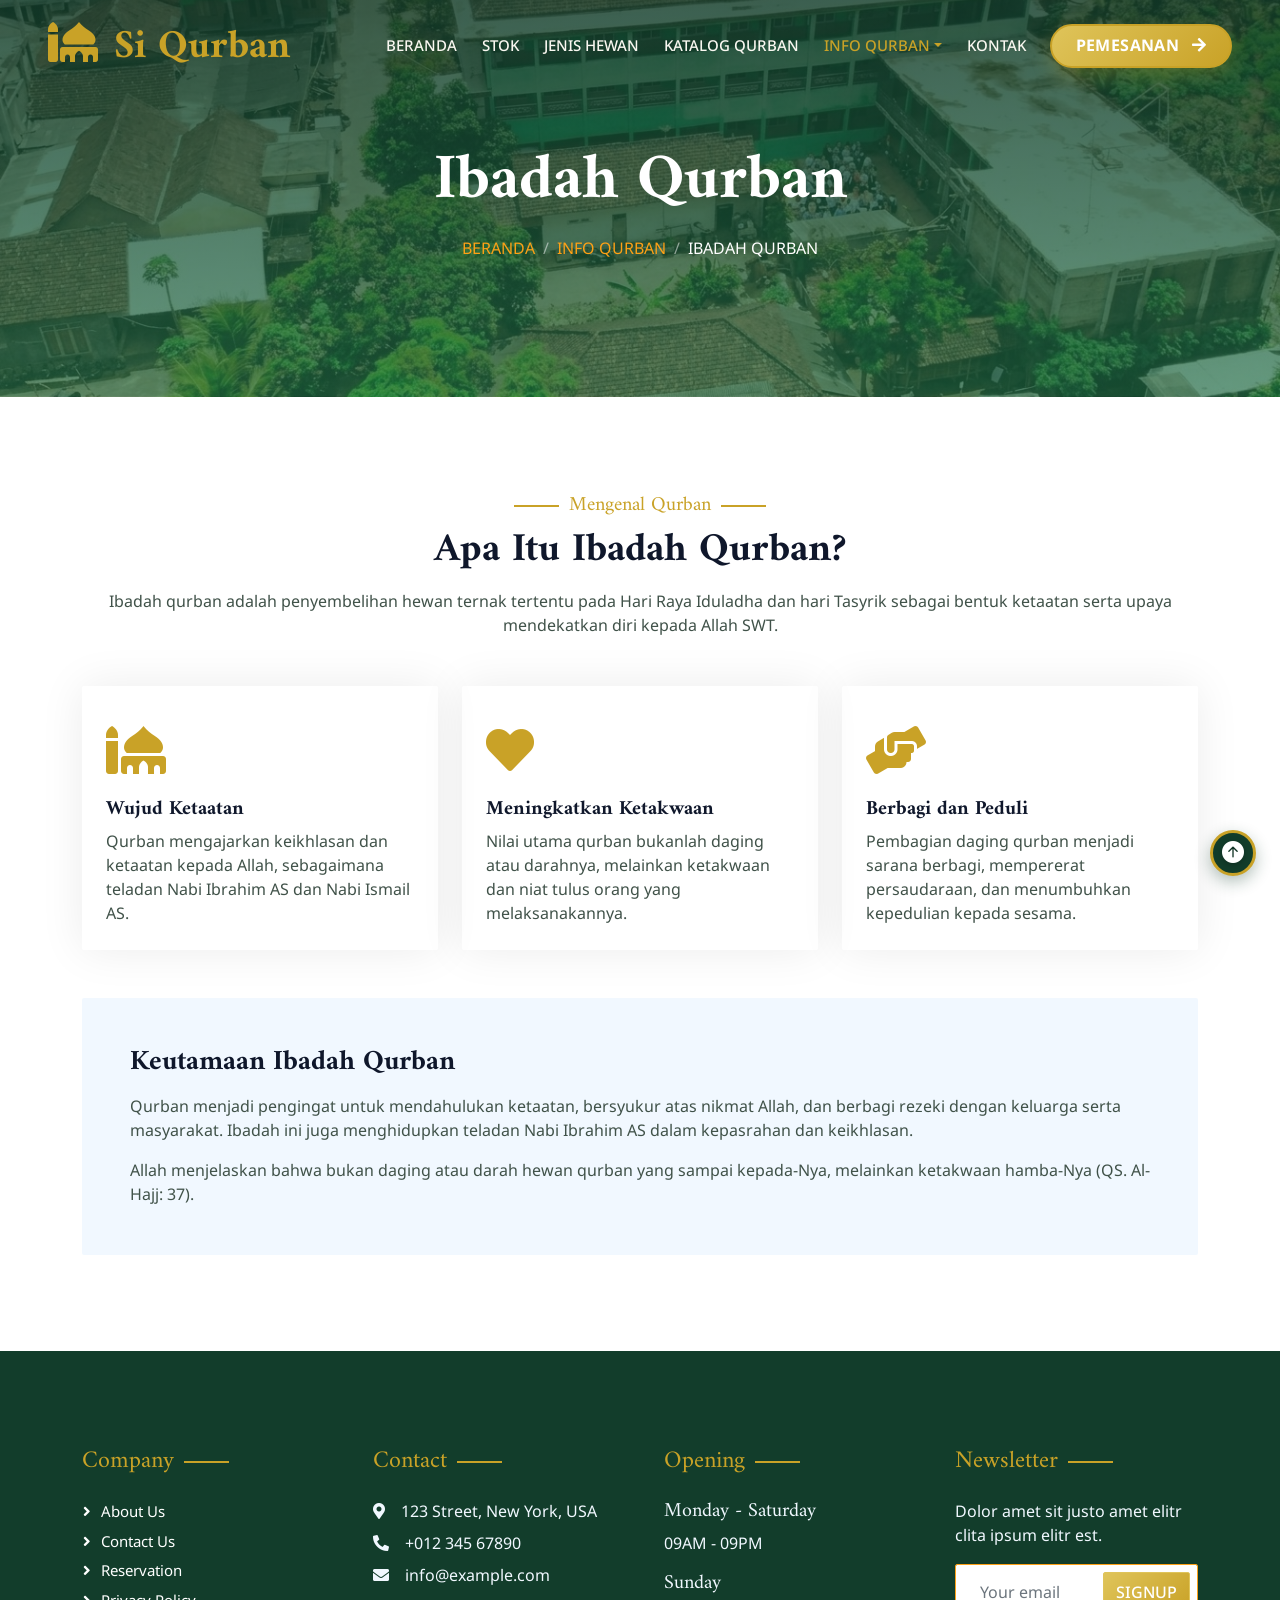
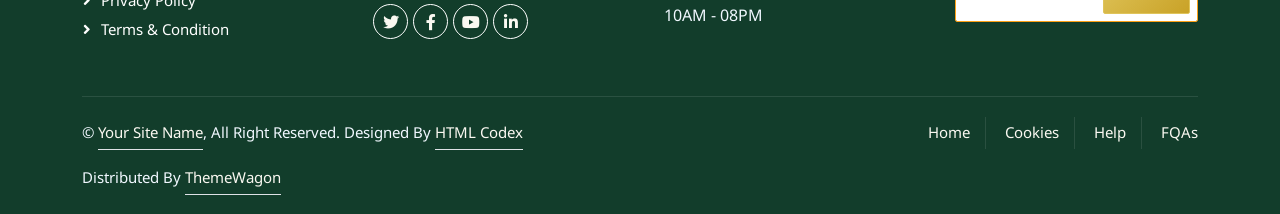
<file: testimonial.html>
<!DOCTYPE html>
<html lang="en">

<head>
    <meta charset="utf-8">
    <title>Si Qurban - Sistem Informasi Qurban</title>
    <meta content="width=device-width, initial-scale=1.0" name="viewport">
    <meta content="" name="keywords">
    <meta content="" name="description">

    <!-- Favicon -->
    <link href="img/favicon.jpg" rel="icon" type="image/jpeg">

    <!-- Google Web Fonts -->
    <link rel="preconnect" href="https://fonts.googleapis.com">
    <link rel="preconnect" href="https://fonts.gstatic.com" crossorigin>
    <link href="https://fonts.googleapis.com/css2?family=Amiri:wght@400;700&family=Noto+Sans+Arabic:wght@400;500;600;700&display=swap" rel="stylesheet">

    <!-- Icon Font Stylesheet -->
    <link href="https://cdnjs.cloudflare.com/ajax/libs/font-awesome/5.10.0/css/all.min.css" rel="stylesheet">
    <link href="https://cdn.jsdelivr.net/npm/bootstrap-icons@1.4.1/font/bootstrap-icons.css" rel="stylesheet">

    <!-- Libraries Stylesheet -->
    <link href="lib/animate/animate.min.css" rel="stylesheet">
    <link href="lib/owlcarousel/assets/owl.carousel.min.css" rel="stylesheet">
    <link href="lib/tempusdominus/css/tempusdominus-bootstrap-4.min.css" rel="stylesheet" />

    <!-- Customized Bootstrap Stylesheet -->
    <link href="css/bootstrap.min.css" rel="stylesheet">

    <!-- Template Stylesheet -->
    <link href="css/style.css" rel="stylesheet">
</head>

<body>
    <div class="container-xxl bg-white p-0">
        <!-- Spinner Start -->
        <div id="spinner" class="show bg-white position-fixed translate-middle w-100 vh-100 top-50 start-50 d-flex align-items-center justify-content-center">
            <div class="spinner-border text-primary" style="width: 3rem; height: 3rem;" role="status">
                <span class="sr-only">Loading...</span>
            </div>
        </div>
        <!-- Spinner End -->


        <!-- Navbar & Hero Start -->
        <div class="container-xxl position-relative p-0">
            <nav class="navbar navbar-expand-lg navbar-dark bg-dark px-4 px-lg-5 py-3 py-lg-0">
                <a href="index.html#beranda" class="navbar-brand p-0">
                    <h1 class="text-primary m-0"><i class="fa fa-mosque me-3"></i>Si Qurban</h1>
                </a>
                <button class="navbar-toggler" type="button" data-bs-toggle="collapse" data-bs-target="#navbarCollapse">
                    <span class="fa fa-bars"></span>
                </button>
                <div class="collapse navbar-collapse" id="navbarCollapse">
                    <div class="navbar-nav ms-auto py-0 pe-4">
                        <a href="index.html#beranda" class="nav-item nav-link">Beranda</a>
                        <a href="index.html#stok" class="nav-item nav-link">Stok</a>
                        <a href="index.html#jenis-hewan" class="nav-item nav-link">Jenis Hewan</a>
                        <a href="index.html#katalog-qurban" class="nav-item nav-link">Katalog Qurban</a>
                        <div class="nav-item dropdown">
                            <a href="#" class="nav-link dropdown-toggle active" data-bs-toggle="dropdown">Info Qurban</a>
                            <div class="dropdown-menu m-0">
                                <a href="index.html#qurban-reservation" class="dropdown-item">Pemesanan</a>
                                <a href="index.html#jaminan-kualitas" class="dropdown-item">Jaminan Kualitas</a>
                                <a href="index.html#ibadah-qurban" class="dropdown-item active">Ibadah Qurban</a>
                            </div>
                        </div>
                        <a href="index.html#contact-section" class="nav-item nav-link">Kontak</a>
                    </div>
                    <a href="index.html#qurban-reservation" class="btn btn-primary btn-pemesanan py-2 px-4">Pemesanan <i class="fa fa-arrow-right"></i></a>
                </div>
            </nav>

            <div class="container-xxl py-5 bg-dark hero-header mb-5">
                <div class="container text-center my-5 pt-5 pb-4">
                    <h1 class="display-3 text-white mb-3 animated slideInDown">Ibadah Qurban</h1>
                    <nav aria-label="breadcrumb">
                        <ol class="breadcrumb justify-content-center text-uppercase">
                            <li class="breadcrumb-item"><a href="index.html">Beranda</a></li>
                            <li class="breadcrumb-item"><a href="#">Info Qurban</a></li>
                            <li class="breadcrumb-item text-white active" aria-current="page">Ibadah Qurban</li>
                        </ol>
                    </nav>
                </div>
            </div>
        </div>
        <!-- Navbar & Hero End -->


        <!-- Ibadah Qurban Start -->
        <div class="container-xxl py-5">
            <div class="container">
                <div class="text-center mb-5">
                    <h5 class="section-title ff-secondary text-center text-primary fw-normal">Mengenal Qurban</h5>
                    <h1 class="mb-3">Apa Itu Ibadah Qurban?</h1>
                    <p class="mb-0">Ibadah qurban adalah penyembelihan hewan ternak tertentu pada Hari Raya Iduladha dan hari Tasyrik sebagai bentuk ketaatan serta upaya mendekatkan diri kepada Allah SWT.</p>
                </div>
                <div class="row g-4 mb-5">
                    <div class="col-lg-4 col-md-6">
                        <div class="service-item rounded pt-3 h-100">
                            <div class="p-4">
                                <i class="fa fa-3x fa-mosque text-primary mb-4" aria-hidden="true"></i>
                                <h5>Wujud Ketaatan</h5>
                                <p class="mb-0">Qurban mengajarkan keikhlasan dan ketaatan kepada Allah, sebagaimana teladan Nabi Ibrahim AS dan Nabi Ismail AS.</p>
                            </div>
                        </div>
                    </div>
                    <div class="col-lg-4 col-md-6">
                        <div class="service-item rounded pt-3 h-100">
                            <div class="p-4">
                                <i class="fa fa-3x fa-heart text-primary mb-4" aria-hidden="true"></i>
                                <h5>Meningkatkan Ketakwaan</h5>
                                <p class="mb-0">Nilai utama qurban bukanlah daging atau darahnya, melainkan ketakwaan dan niat tulus orang yang melaksanakannya.</p>
                            </div>
                        </div>
                    </div>
                    <div class="col-lg-4 col-md-6">
                        <div class="service-item rounded pt-3 h-100">
                            <div class="p-4">
                                <i class="fa fa-3x fa-hands-helping text-primary mb-4" aria-hidden="true"></i>
                                <h5>Berbagi dan Peduli</h5>
                                <p class="mb-0">Pembagian daging qurban menjadi sarana berbagi, mempererat persaudaraan, dan menumbuhkan kepedulian kepada sesama.</p>
                            </div>
                        </div>
                    </div>
                </div>
                <div class="bg-light rounded p-4 p-md-5">
                    <h3 class="mb-3">Keutamaan Ibadah Qurban</h3>
                    <p class="mb-3">Qurban menjadi pengingat untuk mendahulukan ketaatan, bersyukur atas nikmat Allah, dan berbagi rezeki dengan keluarga serta masyarakat. Ibadah ini juga menghidupkan teladan Nabi Ibrahim AS dalam kepasrahan dan keikhlasan.</p>
                    <p class="mb-0">Allah menjelaskan bahwa bukan daging atau darah hewan qurban yang sampai kepada-Nya, melainkan ketakwaan hamba-Nya (QS. Al-Hajj: 37).</p>
                </div>
            </div>
        </div>
        <!-- Ibadah Qurban End -->
        

        <!-- Footer Start -->
        <div class="container-fluid bg-dark text-light footer pt-5 mt-5 wow fadeIn" data-wow-delay="0.1s">
            <div class="container py-5">
                <div class="row g-5">
                    <div class="col-lg-3 col-md-6">
                        <h4 class="section-title ff-secondary text-start text-primary fw-normal mb-4">Company</h4>
                        <a class="btn btn-link" href="">About Us</a>
                        <a class="btn btn-link" href="">Contact Us</a>
                        <a class="btn btn-link" href="">Reservation</a>
                        <a class="btn btn-link" href="">Privacy Policy</a>
                        <a class="btn btn-link" href="">Terms & Condition</a>
                    </div>
                    <div class="col-lg-3 col-md-6">
                        <h4 class="section-title ff-secondary text-start text-primary fw-normal mb-4">Contact</h4>
                        <p class="mb-2"><i class="fa fa-map-marker-alt me-3"></i>123 Street, New York, USA</p>
                        <p class="mb-2"><i class="fa fa-phone-alt me-3"></i>+012 345 67890</p>
                        <p class="mb-2"><i class="fa fa-envelope me-3"></i>info@example.com</p>
                        <div class="d-flex pt-2">
                            <a class="btn btn-outline-light btn-social" href=""><i class="fab fa-twitter"></i></a>
                            <a class="btn btn-outline-light btn-social" href=""><i class="fab fa-facebook-f"></i></a>
                            <a class="btn btn-outline-light btn-social" href=""><i class="fab fa-youtube"></i></a>
                            <a class="btn btn-outline-light btn-social" href=""><i class="fab fa-linkedin-in"></i></a>
                        </div>
                    </div>
                    <div class="col-lg-3 col-md-6">
                        <h4 class="section-title ff-secondary text-start text-primary fw-normal mb-4">Opening</h4>
                        <h5 class="text-light fw-normal">Monday - Saturday</h5>
                        <p>09AM - 09PM</p>
                        <h5 class="text-light fw-normal">Sunday</h5>
                        <p>10AM - 08PM</p>
                    </div>
                    <div class="col-lg-3 col-md-6">
                        <h4 class="section-title ff-secondary text-start text-primary fw-normal mb-4">Newsletter</h4>
                        <p>Dolor amet sit justo amet elitr clita ipsum elitr est.</p>
                        <div class="position-relative mx-auto" style="max-width: 400px;">
                            <input class="form-control border-primary w-100 py-3 ps-4 pe-5" type="text" placeholder="Your email">
                            <button type="button" class="btn btn-primary py-2 position-absolute top-0 end-0 mt-2 me-2">SignUp</button>
                        </div>
                    </div>
                </div>
            </div>
            <div class="container">
                <div class="copyright">
                    <div class="row">
                        <div class="col-md-6 text-center text-md-start mb-3 mb-md-0">
                            &copy; <a class="border-bottom" href="#">Your Site Name</a>, All Right Reserved. 
							
							<!--/*** This template is free as long as you keep the footer author’s credit link/attribution link/backlink. If you'd like to use the template without the footer author’s credit link/attribution link/backlink, you can purchase the Credit Removal License from "https://htmlcodex.com/credit-removal". Thank you for your support. ***/-->
							Designed By <a class="border-bottom" href="https://htmlcodex.com">HTML Codex</a><br><br>
                            Distributed By <a class="border-bottom" href="https://themewagon.com" target="_blank">ThemeWagon</a>
                        </div>
                        <div class="col-md-6 text-center text-md-end">
                            <div class="footer-menu">
                                <a href="">Home</a>
                                <a href="">Cookies</a>
                                <a href="">Help</a>
                                <a href="">FQAs</a>
                            </div>
                        </div>
                    </div>
                </div>
            </div>
        </div>
        <!-- Footer End -->


        <!-- Back to Top -->
        <a href="#" class="back-to-top" aria-label="Kembali ke atas"><i class="bi bi-arrow-up-circle-fill"></i></a>
    </div>

    <!-- JavaScript Libraries -->
    <script src="https://code.jquery.com/jquery-3.4.1.min.js"></script>
    <script src="https://cdn.jsdelivr.net/npm/bootstrap@5.0.0/dist/js/bootstrap.bundle.min.js"></script>
    <script src="lib/wow/wow.min.js"></script>
    <script src="lib/easing/easing.min.js"></script>
    <script src="lib/waypoints/waypoints.min.js"></script>
    <script src="lib/counterup/counterup.min.js"></script>
    <script src="lib/owlcarousel/owl.carousel.min.js"></script>
    <script src="lib/tempusdominus/js/moment.min.js"></script>
    <script src="lib/tempusdominus/js/moment-timezone.min.js"></script>
    <script src="lib/tempusdominus/js/tempusdominus-bootstrap-4.min.js"></script>

    <!-- Template Javascript -->
    <script src="js/main.js"></script>
</body>

</html>
</file>
<file: css/style.css>
/********** Template CSS **********/
@import url('https://fonts.googleapis.com/css2?family=Amiri:wght@400;700&family=Noto+Sans+Arabic:wght@400;500;600;700&display=swap');

:root {
    --primary: #C9A227;
    --primary-rgb: 201, 162, 39;
    --secondary: #1F6B45;
    --secondary-rgb: 31, 107, 69;
    --light: #FAF8F1;
    --dark: #123D2B;
    --dark-rgb: 18, 61, 43;
    --bs-primary: #C9A227;
    --bs-primary-rgb: 201, 162, 39;
}

.text-primary {
    color: var(--primary) !important;
}

.bg-primary {
    background-color: var(--primary) !important;
}

.bg-dark {
    background-color: var(--dark) !important;
}

.btn-primary {
    color: var(--dark);
    background: linear-gradient(135deg, #DFC45A, #C9A227);
    border: 1px solid #DFC45A;
}

.btn-primary:hover,
.btn-primary:focus,
.btn-primary:active {
    color: #FFFFFF !important;
    background: var(--secondary) !important;
    border-color: var(--secondary) !important;
}

body,
.btn,
.navbar-dark .navbar-nav .nav-link,
.breadcrumb-item,
.dropdown-menu {
    font-family: 'Noto Sans Arabic', sans-serif;
}

body {
    color: #405249;
    background-color: var(--light);
}

#beranda,
#stok,
#jenis-hewan,
#katalog-qurban,
#qurban-reservation,
#jaminan-kualitas,
#ibadah-qurban,
#contact-section {
    scroll-margin-top: 96px;
}

h1,
h2,
h3,
h4,
h5,
h6,
.navbar-brand h1,
.display-1,
.display-2,
.display-3,
.display-4,
.display-5,
.display-6 {
    font-family: 'Amiri', serif;
}

.ff-secondary {
    font-family: 'Amiri', serif;
}

.fw-medium {
    font-weight: 600 !important;
}

.fw-semi-bold {
    font-weight: 700 !important;
}

.back-to-top {
    position: fixed;
    display: block;
    right: 24px;
    bottom: 24px;
    z-index: 99;
    width: 46px;
    height: 46px;
    padding: 0;
    border: 3px solid var(--primary);
    border-radius: 50%;
    background: var(--dark) !important;
    color: #FFFFFF !important;
    box-shadow: 0 6px 16px rgba(18, 61, 43, .32);
    font-size: 22px;
    line-height: 40px;
    text-align: center;
    text-decoration: none;
}

.back-to-top i {
    font-weight: 900;
    filter: drop-shadow(0 2px 3px rgba(0, 0, 0, .25));
    transition: transform .3s ease, color .3s ease;
}

.back-to-top:hover,
.back-to-top:focus {
    background: var(--primary) !important;
    color: var(--dark) !important;
    box-shadow: 0 8px 20px rgba(201, 162, 39, .38);
}

.back-to-top:hover i,
.back-to-top:focus i {
    transform: translateY(-6px);
}


/*** Spinner ***/
#spinner {
    opacity: 0;
    visibility: hidden;
    transition: opacity .5s ease-out, visibility 0s linear .5s;
    z-index: 99999;
}

#spinner.show {
    transition: opacity .5s ease-out, visibility 0s linear 0s;
    visibility: visible;
    opacity: 1;
}


/*** Button ***/
.btn {
    font-family: 'Noto Sans Arabic', sans-serif;
    font-weight: 500;
    text-transform: uppercase;
    transition: .5s;
}

.btn.btn-primary,
.btn.btn-secondary {
    color: #FFFFFF;
}

.btn-pemesanan {
    border: 2px solid var(--primary);
    border-radius: 50px;
    font-weight: 700;
    letter-spacing: .4px;
    box-shadow: 0 8px 20px rgba(201, 162, 39, .28);
    transition: transform .3s ease, box-shadow .3s ease, background .3s ease;
}

.btn-pemesanan:hover,
.btn-pemesanan:focus {
    background: #FFFFFF;
    border-color: #FFFFFF;
    color: var(--primary) !important;
    transform: translateY(-4px) scale(1.03);
    box-shadow: 0 12px 28px rgba(201, 162, 39, .38);
}

.btn-lihat-stok {
    border: 2px solid #DFC45A;
    border-radius: 50px;
    box-shadow: 0 6px 18px rgba(201, 162, 39, .22);
    transition: transform .3s ease, box-shadow .3s ease, background .3s ease;
}

.btn-lihat-stok:hover,
.btn-lihat-stok:focus {
    color: #FFFFFF !important;
    background: linear-gradient(135deg, #F0D56E, #C9A227) !important;
    border-color: #FFE28A !important;
    transform: translateY(-3px);
    box-shadow: 0 0 18px rgba(223, 196, 90, .68), 0 0 34px rgba(201, 162, 39, .4);
}

.btn-pemesanan i {
    margin-left: 8px;
    transition: transform .3s ease;
}

.btn-pemesanan:hover i,
.btn-pemesanan:focus i {
    transform: translateX(4px);
}

@media (prefers-reduced-motion: reduce) {
    .btn-pemesanan,
    .btn-pemesanan i,
    .btn-lihat-stok,
    .stock-animal-photo img {
        transition: none;
    }

    .btn-lihat-stok:hover,
    .btn-lihat-stok:focus {
        transform: none;
    }
}

.btn-square {
    width: 38px;
    height: 38px;
}

.btn-sm-square {
    width: 32px;
    height: 32px;
}

.btn-lg-square {
    width: 48px;
    height: 48px;
}

.btn-square,
.btn-sm-square,
.btn-lg-square {
    padding: 0;
    display: flex;
    align-items: center;
    justify-content: center;
    font-weight: normal;
    border-radius: 2px;
}


/*** Navbar ***/
.navbar-dark .navbar-nav .nav-link {
    position: relative;
    margin-left: 25px;
    padding: 35px 0;
    font-size: 15px;
    color: var(--light) !important;
    text-transform: uppercase;
    font-weight: 500;
    outline: none;
    transition: .5s;
}

.sticky-top.navbar-dark .navbar-nav .nav-link {
    padding: 20px 0;
}

.navbar-dark .navbar-nav .nav-link:hover,
.navbar-dark .navbar-nav .nav-link.active {
    color: var(--primary) !important;
}

.navbar-dark .navbar-brand img {
    max-height: 60px;
    transition: .5s;
}

.sticky-top.navbar-dark .navbar-brand img {
    max-height: 45px;
}

@media (max-width: 991.98px) {
    .sticky-top.navbar-dark {
        position: relative;
    }

    .navbar-dark .navbar-collapse {
        margin-top: 15px;
        border-top: 1px solid rgba(255, 255, 255, .1)
    }

    .navbar-dark .navbar-nav .nav-link,
    .sticky-top.navbar-dark .navbar-nav .nav-link {
        padding: 10px 0;
        margin-left: 0;
    }

    .navbar-dark .navbar-brand img {
        max-height: 45px;
    }

}

@media (min-width: 992px) {
    .navbar-dark {
        position: absolute;
        width: 100%;
        top: 0;
        left: 0;
        z-index: 999;
        background: transparent !important;
    }
    
    .sticky-top.navbar-dark {
        position: fixed;
        background: var(--dark) !important;
    }
}


/*** Hero Header ***/
.hero-header {
    background: linear-gradient(rgba(18, 61, 43, .82), rgba(31, 107, 69, .68)), url(../img/bg-hero.jpeg);
    background-position: center center;
    background-repeat: no-repeat;
    background-size: cover;
}

.about-photo-grid img {
    aspect-ratio: 1 / 1;
    object-fit: cover;
}

.hero-photo-collage {
    position: relative;
    width: 100%;
    max-width: 470px;
    height: 390px;
    margin: 0 auto;
}

.hero-photo {
    position: absolute;
    display: block;
    overflow: hidden;
    border: 3px solid rgba(255, 255, 255, .8);
    box-shadow: 0 14px 32px rgba(0, 0, 0, .28);
    transition: transform .35s ease, box-shadow .35s ease;
}

.hero-photo img {
    width: 100%;
    height: 100%;
    object-fit: cover;
    transition: transform .5s ease;
}

.hero-photo:hover,
.hero-photo:focus {
    z-index: 4;
    transform: translateY(-5px);
    box-shadow: 0 18px 36px rgba(0, 0, 0, .38);
}

.hero-photo:hover img,
.hero-photo:focus img {
    transform: scale(1.08);
}

.hero-photo--one:hover img,
.hero-photo--one:focus img {
    transform: none;
}

.hero-photo--one {
    top: 0;
    left: 0;
    z-index: 2;
    width: 58%;
    height: auto;
    aspect-ratio: 852 / 632;
    border-radius: 24px 10px 24px 10px;
}

.hero-photo--two {
    top: 5%;
    right: 0;
    z-index: 1;
    width: 45%;
    height: 42%;
    border-radius: 10px 24px 10px 24px;
}

.hero-photo--three {
    bottom: 12%;
    left: 4%;
    z-index: 3;
    width: 48%;
    height: 44%;
    border-radius: 10px 24px 10px 24px;
}

.hero-photo--four {
    right: 0;
    bottom: 0;
    z-index: 2;
    width: 50%;
    height: 55%;
    border-radius: 24px 10px 24px 10px;
}

@media (max-width: 991.98px) {
    .hero-photo-collage {
        height: 340px;
    }
}

@media (max-width: 575.98px) {
    .hero-photo-collage {
        max-width: 390px;
        height: 290px;
    }
}


.breadcrumb-item + .breadcrumb-item::before {
    color: rgba(255, 255, 255, .5);
}


/*** Section Title ***/
.section-title {
    position: relative;
    display: inline-block;
}

.section-title::before {
    position: absolute;
    content: "";
    width: 45px;
    height: 2px;
    top: 50%;
    left: -55px;
    margin-top: -1px;
    background: var(--primary);
}

.section-title::after {
    position: absolute;
    content: "";
    width: 45px;
    height: 2px;
    top: 50%;
    right: -55px;
    margin-top: -1px;
    background: var(--primary);
}

.section-title.text-start::before,
.section-title.text-end::after {
    display: none;
}


/*** Service ***/
.service-item {
    box-shadow: 0 0 45px rgba(0, 0, 0, .08);
    transition: .5s;
}

.stock-category-grid .service-item {
    display: flex;
    flex-direction: column;
    height: 100%;
    min-height: 380px;
    overflow: hidden;
    transition: transform .15s ease-out, box-shadow .25s ease, background .5s ease;
}

.stock-category-grid .service-item.is-pointer-near {
    box-shadow: 0 18px 38px rgba(18, 61, 43, .2), 0 0 0 1px rgba(201, 162, 39, .3), 0 10px 24px rgba(201, 162, 39, .2);
}

.stock-category-grid .service-item > .p-4 {
    flex: 1;
}

.stock-animal-photo {
    position: relative;
    display: block;
    flex: 0 0 190px;
    width: 100%;
    height: 190px;
    padding: 0;
    overflow: hidden;
    border: 0;
    background: var(--dark);
    cursor: pointer;
}

.stock-animal-photo img {
    width: 100%;
    height: 100%;
    object-fit: cover;
    transition: transform .35s ease;
}

.stock-animal-photo:hover img,
.stock-animal-photo:focus-visible img {
    transform: scale(1.05);
}

.stock-animal-photo:focus-visible {
    outline: 3px solid var(--primary);
    outline-offset: -3px;
}

.stock-animal-photo-action {
    position: absolute;
    top: 14px;
    right: 14px;
    display: flex;
    width: 40px;
    height: 40px;
    align-items: center;
    justify-content: center;
    border-radius: 50%;
    background: var(--primary);
    color: var(--dark);
    box-shadow: 0 4px 12px rgba(0, 0, 0, .24);
}

.animal-detail-modal .modal-content {
    overflow: hidden;
    border: 0;
    border-radius: 20px;
    box-shadow: 0 24px 70px rgba(18, 61, 43, .28);
}

.animal-detail-header {
    align-items: flex-start;
    padding: 1.5rem 1.75rem;
    border-bottom: 3px solid var(--primary);
    background: linear-gradient(135deg, var(--dark), var(--secondary));
    color: var(--light);
}

.animal-detail-header .modal-title {
    margin: 0;
    color: var(--light);
}

.animal-detail-eyebrow {
    margin: 0 0 .35rem;
    color: #E8CA61;
    font-size: .75rem;
    font-weight: 700;
    letter-spacing: .12em;
    text-transform: uppercase;
}

.animal-detail-photo-wrap {
    display: flex;
    align-items: center;
    justify-content: center;
    overflow: hidden;
    border: 1px solid rgba(18, 61, 43, .08);
    border-radius: 16px;
    background: var(--light);
    box-shadow: 0 12px 28px rgba(18, 61, 43, .1);
}

.animal-detail-image {
    display: block;
    width: 100%;
    height: auto;
    max-height: 55vh;
    object-fit: contain;
}

.animal-detail-overline {
    margin-bottom: .5rem;
    color: var(--primary);
    font-size: .8rem;
    font-weight: 700;
    letter-spacing: .1em;
    text-transform: uppercase;
}

.animal-detail-description {
    margin-bottom: 1.5rem;
    color: #405249;
    font-size: 1.05rem;
    line-height: 1.75;
}

.animal-detail-stock {
    display: inline-flex;
    align-items: center;
    padding: .7rem 1rem;
    border: 1px solid rgba(201, 162, 39, .28);
    border-radius: 999px;
    background: rgba(201, 162, 39, .12);
    color: var(--dark);
}

.animal-detail-stock strong {
    color: var(--dark);
}

@media (max-width: 575.98px) {
    .animal-detail-header {
        padding: 1.25rem 1.25rem 1rem;
    }

    .animal-detail-image {
        max-height: 36vh;
    }

    .animal-detail-description {
        margin-bottom: 1rem;
        font-size: 1rem;
    }
}

@media (prefers-reduced-motion: reduce) {
    .stock-category-grid .service-item {
        transition: none;
    }
}

.service-item:hover {
    background: var(--secondary);
}

.service-item * {
    transition: .5s;
}

.service-item:hover * {
    color: var(--light) !important;
}

/*** Stock Gallery ***/
.stock-gallery-section {
    background: linear-gradient(180deg, rgba(var(--primary-rgb), .08), rgba(var(--primary-rgb), 0));
}

.stock-gallery .owl-stage {
    display: flex;
}

.stock-gallery .owl-item {
    display: flex;
}

.stock-gallery-card {
    position: relative;
    display: block;
    width: 100%;
    min-height: 300px;
    overflow: hidden;
    border-radius: 18px;
    background: var(--dark);
    box-shadow: 0 12px 30px rgba(var(--dark-rgb), .15);
    text-decoration: none;
}

.stock-gallery-card::after {
    position: absolute;
    inset: 30% 0 0;
    content: "";
    background: linear-gradient(transparent, rgba(18, 61, 43, .9));
    transition: inset .35s ease;
}

.stock-gallery-card img {
    display: block;
    width: 100%;
    height: 330px;
    object-fit: cover;
    transition: transform .6s ease;
}

.stock-gallery-card:hover img,
.stock-gallery-card:focus img {
    transform: scale(1.08);
}

.stock-gallery-card:hover::after,
.stock-gallery-card:focus::after {
    inset: 15% 0 0;
}

.stock-gallery-label {
    position: absolute;
    z-index: 1;
    right: 24px;
    bottom: 24px;
    left: 24px;
    display: flex;
    flex-direction: column;
    color: #FFFFFF;
}

.stock-gallery-kicker {
    color: #F3D76B;
    font-size: 13px;
    font-weight: 700;
    letter-spacing: 1.5px;
    text-transform: uppercase;
}

.stock-gallery-title {
    margin-top: 4px;
    font-family: 'Amiri', serif;
    font-size: 26px;
    font-weight: 700;
}

.stock-gallery-arrow {
    position: absolute;
    z-index: 1;
    top: 20px;
    right: 20px;
    display: grid;
    width: 42px;
    height: 42px;
    place-items: center;
    border: 1px solid rgba(255, 255, 255, .7);
    border-radius: 50%;
    color: #FFFFFF;
    transition: color .3s ease, background .3s ease, transform .3s ease;
}

.stock-gallery-card:hover .stock-gallery-arrow,
.stock-gallery-card:focus .stock-gallery-arrow {
    transform: rotate(-45deg);
    background: var(--primary);
    color: var(--dark);
}

.stock-gallery .owl-dots {
    margin-top: 24px;
    display: flex;
    align-items: center;
    justify-content: center;
}

.stock-gallery .owl-dot {
    display: inline-block;
    margin: 0 5px;
    width: 10px;
    height: 10px;
    border: 1px solid var(--primary);
    border-radius: 10px;
    transition: width .3s ease, background .3s ease;
}

.stock-gallery .owl-dot.active {
    width: 28px;
    background: var(--primary);
}

@media (max-width: 575.98px) {
    .stock-gallery-card,
    .stock-gallery-card img {
        min-height: 260px;
        height: 260px;
    }

    .stock-gallery-title {
        font-size: 23px;
    }
}

@media (prefers-reduced-motion: reduce) {
    .stock-gallery-card img,
    .stock-gallery-card::after,
    .stock-gallery-arrow,
    .stock-gallery .owl-dot {
        transition: none;
    }
}


/*** Food Menu ***/
.nav-pills .nav-item .active {
    border-bottom: 2px solid var(--primary);
}


.qurban-reservation {
    overflow: hidden;
    border-radius: 24px;
    box-shadow: 0 24px 60px rgba(18, 61, 43, .14);
}

.video.qurban-video {
    position: relative;
    height: 100%;
    min-height: 500px;
    background-color: var(--dark);
    background-image: linear-gradient(rgba(18, 61, 43, .08), rgba(18, 61, 43, .18)), url("../img/jenis%20hewan.jpg");
    background-position: center, center;
    background-repeat: no-repeat, no-repeat;
    background-size: cover, contain;
}

.video .btn-play {
    position: absolute;
    z-index: 3;
    top: 50%;
    left: 50%;
    display: block;
    width: 32px;
    height: 44px;
    padding: 18px 20px 18px 28px;
    transform: translate(-50%, -50%);
    box-sizing: content-box;
    border: 0;
    border-radius: 50%;
    outline: none;
}

.video .btn-play:before,
.video .btn-play:after {
    position: absolute;
    z-index: 0;
    top: 50%;
    left: 50%;
    display: block;
    width: 100px;
    height: 100px;
    transform: translate(-50%, -50%);
    border-radius: 50%;
    background: var(--primary);
    content: "";
}

.video .btn-play:before {
    z-index: 0;
    animation: pulse-border 1500ms ease-out infinite;
}

.video .btn-play span {
    position: relative;
    z-index: 3;
    display: block;
    width: 0;
    height: 0;
    border-top: 22px solid transparent;
    border-bottom: 22px solid transparent;
    border-left: 32px solid var(--dark);
}

@keyframes pulse-border {
    0% {
        transform: translate(-50%, -50%) scale(1);
        opacity: 1;
    }

    100% {
        transform: translate(-50%, -50%) scale(1.5);
        opacity: 0;
    }
}

#qurbanVideoModal {
    z-index: 99999;
}

.qurban-video-modal .modal-dialog {
    max-width: 430px;
}

.qurban-video-modal .modal-content {
    overflow: hidden;
    border: 0;
    border-radius: 16px;
}

.qurban-video-modal .modal-body {
    padding: 12px;
}

.qurban-video-carousel {
    width: 100%;
    max-width: 340px;
    margin: 0 auto;
    padding-bottom: 34px;
}

.qurban-video-slide {
    overflow: hidden;
    border-radius: 12px;
    background: #000000;
}

.qurban-video-player {
    display: block;
    width: 100%;
    aspect-ratio: 9 / 16;
    background: #000000;
    object-fit: contain;
}

.qurban-video-carousel .owl-nav {
    margin: 0;
}

.qurban-video-carousel .owl-nav button.owl-prev,
.qurban-video-carousel .owl-nav button.owl-next {
    position: absolute;
    top: 50%;
    display: grid;
    width: 38px;
    height: 38px;
    place-items: center;
    transform: translateY(-50%);
    border: 1px solid rgba(18, 61, 43, .18);
    border-radius: 50%;
    background: #FFFFFF;
    color: var(--dark);
    box-shadow: 0 4px 14px rgba(0, 0, 0, .2);
}

.qurban-video-carousel .owl-nav button.owl-prev {
    left: -4px;
}

.qurban-video-carousel .owl-nav button.owl-next {
    right: -4px;
}

.qurban-video-carousel .owl-dots {
    position: absolute;
    right: 0;
    bottom: 0;
    left: 0;
    margin: 0;
}

.qurban-video-carousel .owl-dot span {
    background: rgba(18, 61, 43, .25) !important;
}

.qurban-video-carousel .owl-dot.active span {
    background: var(--primary) !important;
}

.qurban-video-carousel .owl-nav button.owl-prev:hover,
.qurban-video-carousel .owl-nav button.owl-next:hover {
    background: var(--primary);
    color: var(--dark);
}

.qurban-video-carousel .owl-nav button:focus-visible {
    outline: 3px solid var(--primary);
    outline-offset: 3px;
}

.qurban-order-panel {
    width: 100%;
    padding: clamp(32px, 5vw, 64px);
}

.qurban-order-intro {
    margin: -8px 0 24px;
    color: rgba(255, 255, 255, .76);
    line-height: 1.65;
}

.qurban-order-panel .form-control,
.qurban-order-panel .form-select {
    border: 1px solid rgba(201, 162, 39, .22);
    border-radius: 10px;
}

.qurban-order-panel .form-control:focus,
.qurban-order-panel .form-select:focus {
    border-color: var(--primary);
    box-shadow: 0 0 0 .2rem rgba(201, 162, 39, .2);
}

.qurban-submit {
    border-radius: 10px;
    font-weight: 700;
}

@media (max-width: 767.98px) {
    .qurban-reservation {
        border-radius: 0;
    }

    .video.qurban-video {
        min-height: 340px;
    }
}


/*** Team ***/
.qurban-quality-card {
    height: 100%;
    padding: 32px 22px;
    border: 1px solid rgba(201, 162, 39, .16);
    border-radius: 18px;
    background: #FFFFFF;
    box-shadow: 0 12px 32px rgba(18, 61, 43, .08);
    text-align: center;
    transition: transform .3s ease, box-shadow .3s ease, border-color .3s ease;
}

.qurban-quality-card:hover {
    transform: translateY(-6px);
    border-color: rgba(201, 162, 39, .55);
    box-shadow: 0 18px 38px rgba(18, 61, 43, .14);
}

.qurban-quality-icon {
    display: grid;
    width: 88px;
    height: 88px;
    margin: 0 auto 22px;
    place-items: center;
    border: 1px solid rgba(201, 162, 39, .28);
    border-radius: 20px;
    background: linear-gradient(145deg, #FBF7E8, #F1E3B1);
    color: var(--secondary);
}

.qurban-quality-icon i {
    font-size: 36px;
}

.qurban-quality-card h5 {
    min-height: 52px;
    margin-bottom: 8px;
    color: var(--dark);
}

.qurban-quality-card p {
    margin-bottom: 0;
    color: #64736B;
    line-height: 1.6;
}

.qurban-worship-section {
    background: linear-gradient(180deg, #FFFFFF 0%, #FAF8F1 100%);
}

.qurban-definition-panel {
    display: grid;
    grid-template-columns: 88px minmax(0, 1fr);
    gap: 24px;
    align-items: start;
    padding: 32px;
    border-left: 5px solid var(--primary);
    border-radius: 18px;
    background: #FFFFFF;
    box-shadow: 0 14px 36px rgba(18, 61, 43, .08);
}

.qurban-definition-icon,
.qurban-merit-icon {
    display: grid;
    flex-shrink: 0;
    place-items: center;
    border: 1px solid rgba(201, 162, 39, .28);
    border-radius: 18px;
    background: linear-gradient(145deg, #FBF7E8, #F1E3B1);
    color: var(--secondary);
}

.qurban-definition-icon {
    width: 88px;
    height: 88px;
}

.qurban-definition-icon i {
    font-size: 36px;
}

.qurban-definition-panel p {
    margin-bottom: 0;
    color: #4F5F56;
    font-size: 16px;
    line-height: 1.9;
}

.qurban-merit-heading {
    margin: 56px 0 30px;
}

.qurban-merit-heading h2 {
    color: var(--dark);
}

.qurban-merit-card {
    height: 100%;
    padding: 26px 24px;
    border: 1px solid rgba(201, 162, 39, .18);
    border-radius: 18px;
    background: #FFFFFF;
    box-shadow: 0 12px 32px rgba(18, 61, 43, .07);
    transition: transform .3s ease, box-shadow .3s ease, border-color .3s ease;
}

.qurban-merit-card:hover {
    transform: translateY(-5px);
    border-color: rgba(201, 162, 39, .55);
    box-shadow: 0 18px 38px rgba(18, 61, 43, .13);
}

.qurban-merit-icon {
    width: 70px;
    height: 70px;
    margin-bottom: 20px;
}

.qurban-merit-icon i {
    font-size: 29px;
}

.qurban-merit-card h3 {
    min-height: 2.4em;
    margin-bottom: 12px;
    color: var(--dark);
    font-size: 24px;
    line-height: 1.2;
}

.qurban-merit-card p {
    margin-bottom: 0;
    color: #64736B;
    line-height: 1.7;
}

.qurban-contact-section {
    background: #FFFFFF;
}

.qurban-map-card {
    overflow: hidden;
    border: 1px solid rgba(18, 61, 43, .1);
    border-radius: 18px;
    background: #FFFFFF;
    box-shadow: 0 14px 36px rgba(18, 61, 43, .08);
}

.qurban-map-heading {
    display: flex;
    align-items: center;
    justify-content: space-between;
    gap: 16px;
    padding: 20px 24px;
}

.qurban-map-heading h2 {
    margin-bottom: 4px;
    color: var(--dark);
    font-size: 24px;
}

.qurban-map-heading p {
    margin: 0;
    color: #64736B;
}

.qurban-map-heading a {
    flex-shrink: 0;
    color: var(--secondary);
    font-weight: 700;
    text-decoration: none;
}

.qurban-map-heading a:hover {
    color: var(--primary);
}

.qurban-map-frame {
    display: block;
    width: 100%;
    min-height: 390px;
    border: 0;
}

.qurban-contact-form {
    height: 100%;
    padding: 32px;
    border: 1px solid rgba(18, 61, 43, .1);
    border-radius: 18px;
    background: #FFFFFF;
    box-shadow: 0 14px 36px rgba(18, 61, 43, .08);
}

.qurban-contact-form .form-control {
    border-radius: 10px;
}

@media (max-width: 575.98px) {
    .qurban-definition-panel {
        grid-template-columns: 1fr;
        gap: 18px;
        padding: 24px;
    }

    .qurban-definition-icon {
        width: 72px;
        height: 72px;
    }

    .qurban-merit-heading {
        margin: 42px 0 24px;
    }

    .qurban-contact-form {
        padding: 24px;
    }

    .qurban-map-heading {
        align-items: flex-start;
        flex-direction: column;
        padding: 20px;
    }

    .qurban-map-frame {
        min-height: 320px;
    }
}

.team-item {
    box-shadow: 0 0 45px rgba(0, 0, 0, .08);
    height: calc(100% - 38px);
    transition: .5s;
}

.team-item img {
    transition: .5s;
}

.team-item:hover img {
    transform: scale(1.1);
}

.team-item:hover {
    height: 100%;
}

.team-item .btn {
    border-radius: 38px 38px 0 0;
}


/*** Testimonial ***/
.testimonial-carousel .owl-item .testimonial-item,
.testimonial-carousel .owl-item.center .testimonial-item * {
    transition: .5s;
}

.testimonial-carousel .owl-item.center .testimonial-item {
    background: var(--primary) !important;
    border-color: var(--primary) !important;
}

.testimonial-carousel .owl-item.center .testimonial-item * {
    color: var(--light) !important;
}

.testimonial-carousel .owl-dots {
    margin-top: 24px;
    display: flex;
    align-items: flex-end;
    justify-content: center;
}

.testimonial-carousel .owl-dot {
    position: relative;
    display: inline-block;
    margin: 0 5px;
    width: 15px;
    height: 15px;
    border: 1px solid #CCCCCC;
    border-radius: 15px;
    transition: .5s;
}

.testimonial-carousel .owl-dot.active {
    background: var(--primary);
    border-color: var(--primary);
}


/*** Footer ***/
.footer .btn.btn-social {
    margin-right: 5px;
    width: 35px;
    height: 35px;
    display: flex;
    align-items: center;
    justify-content: center;
    color: var(--light);
    border: 1px solid #FFFFFF;
    border-radius: 35px;
    transition: .3s;
}

.footer .btn.btn-social:hover {
    color: var(--primary);
}

.footer .btn.btn-link {
    display: block;
    margin-bottom: 5px;
    padding: 0;
    text-align: left;
    color: #FFFFFF;
    font-size: 15px;
    font-weight: normal;
    text-transform: capitalize;
    transition: .3s;
}

.footer .btn.btn-link::before {
    position: relative;
    content: "\f105";
    font-family: "Font Awesome 5 Free";
    font-weight: 900;
    margin-right: 10px;
}

.footer .btn.btn-link:hover {
    letter-spacing: 1px;
    box-shadow: none;
}

.footer .copyright {
    padding: 25px 0;
    font-size: 15px;
    border-top: 1px solid rgba(256, 256, 256, .1);
}

.footer .copyright a {
    color: var(--light);
}

.footer .footer-menu a {
    margin-right: 15px;
    padding-right: 15px;
    border-right: 1px solid rgba(255, 255, 255, .1);
}

.footer .footer-menu a:last-child {
    margin-right: 0;
    padding-right: 0;
    border-right: none;
}
</file>
